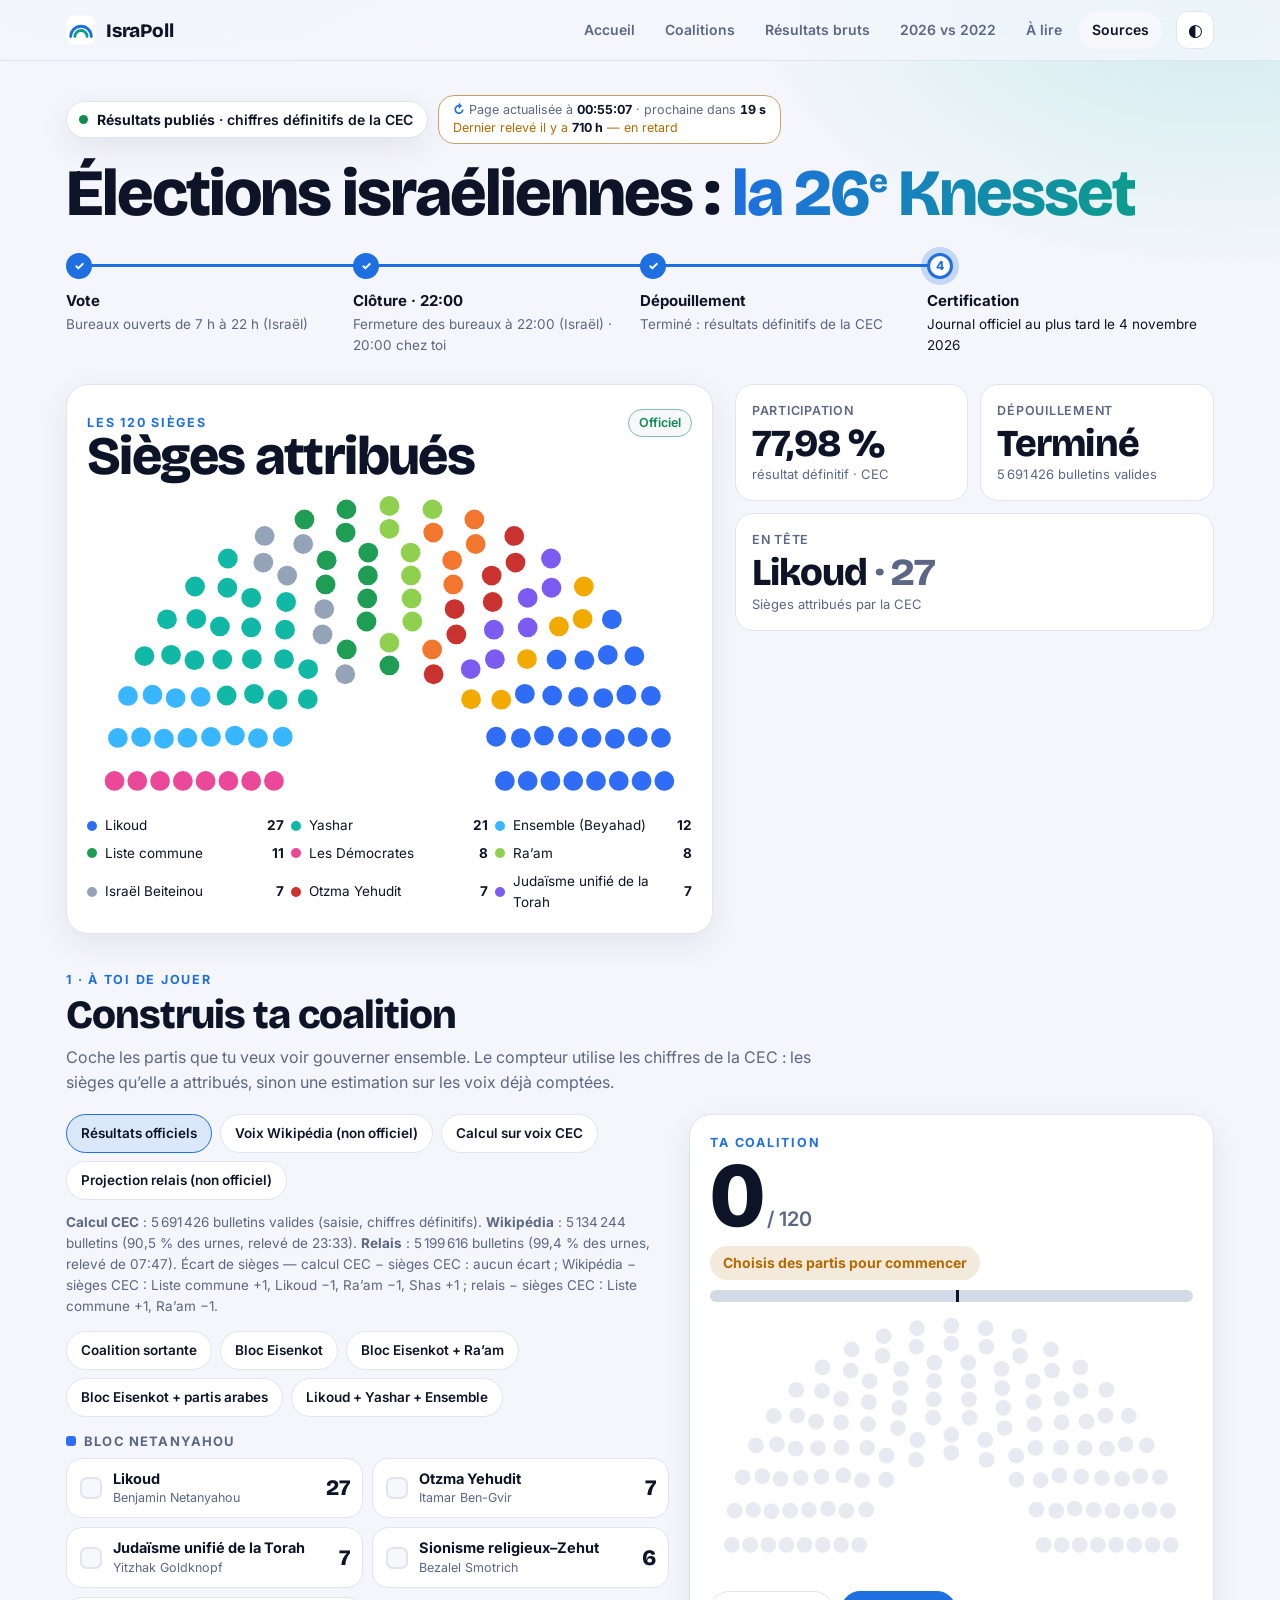
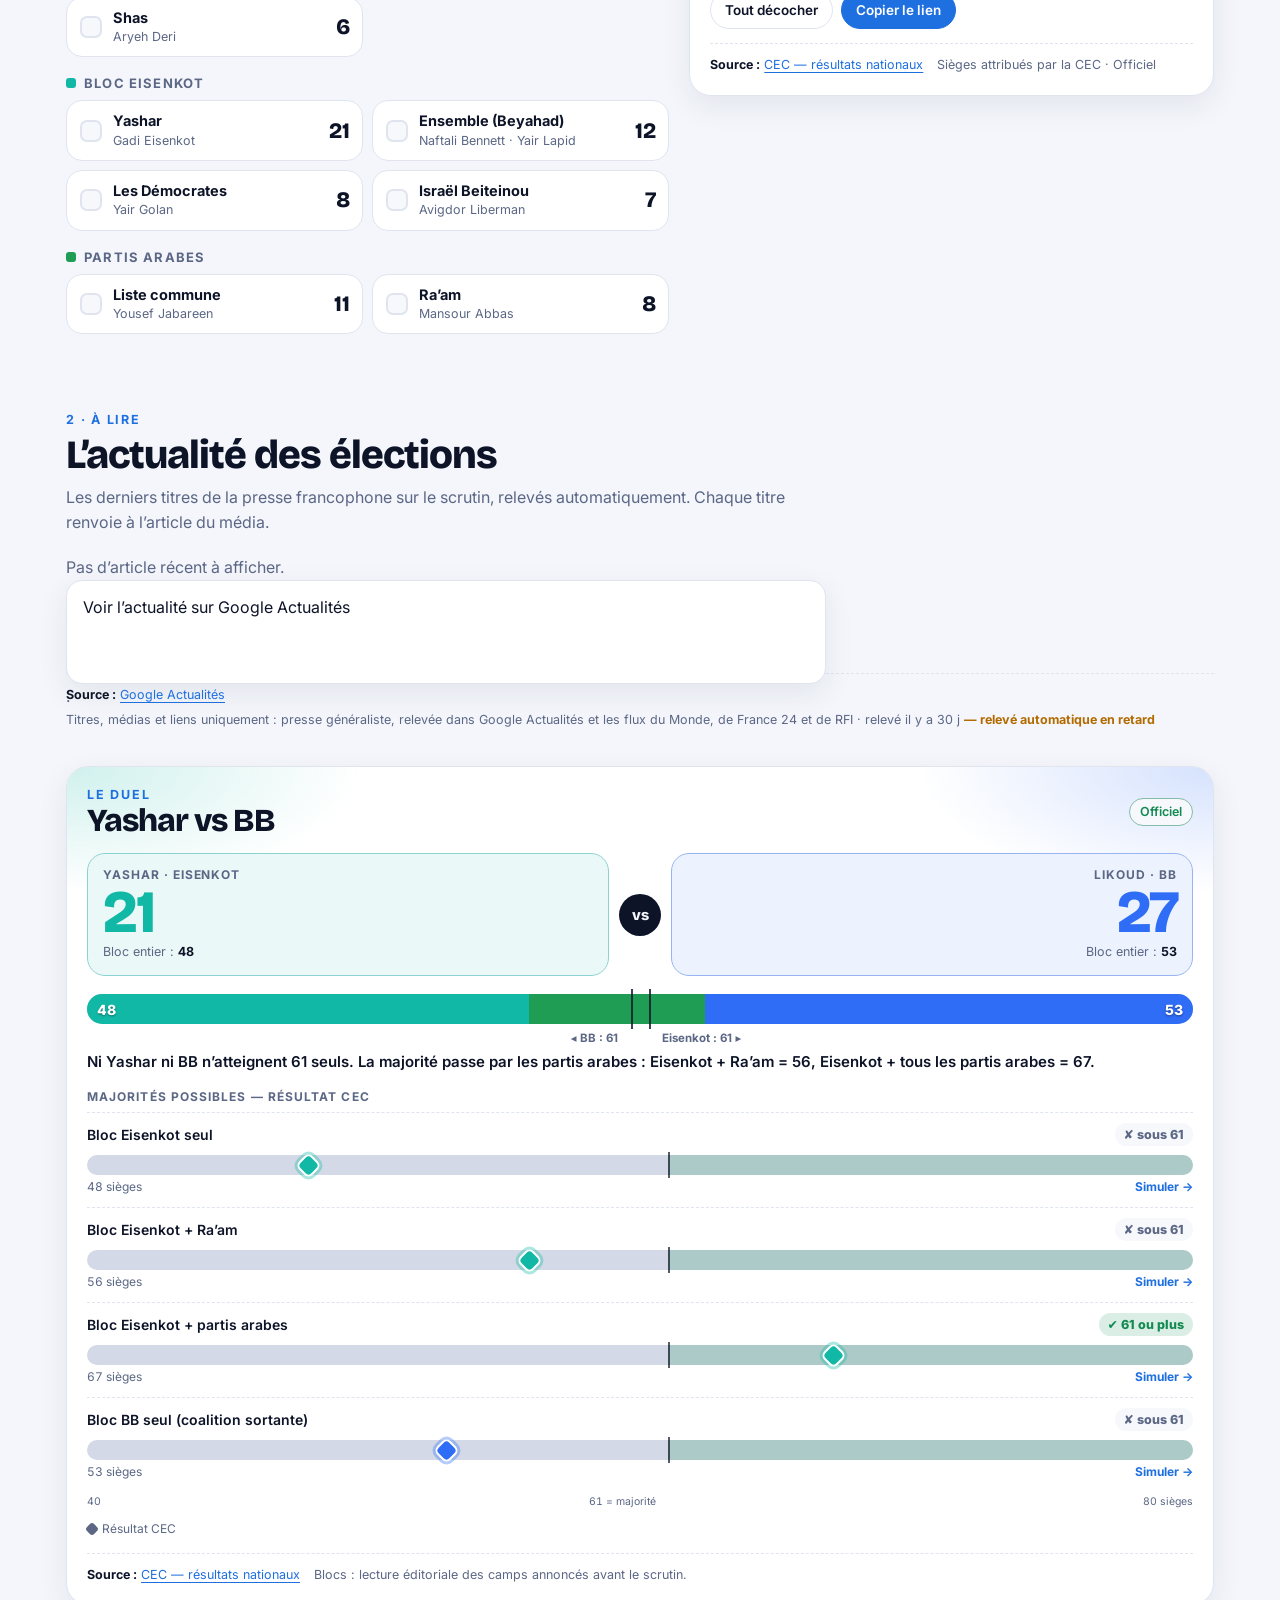
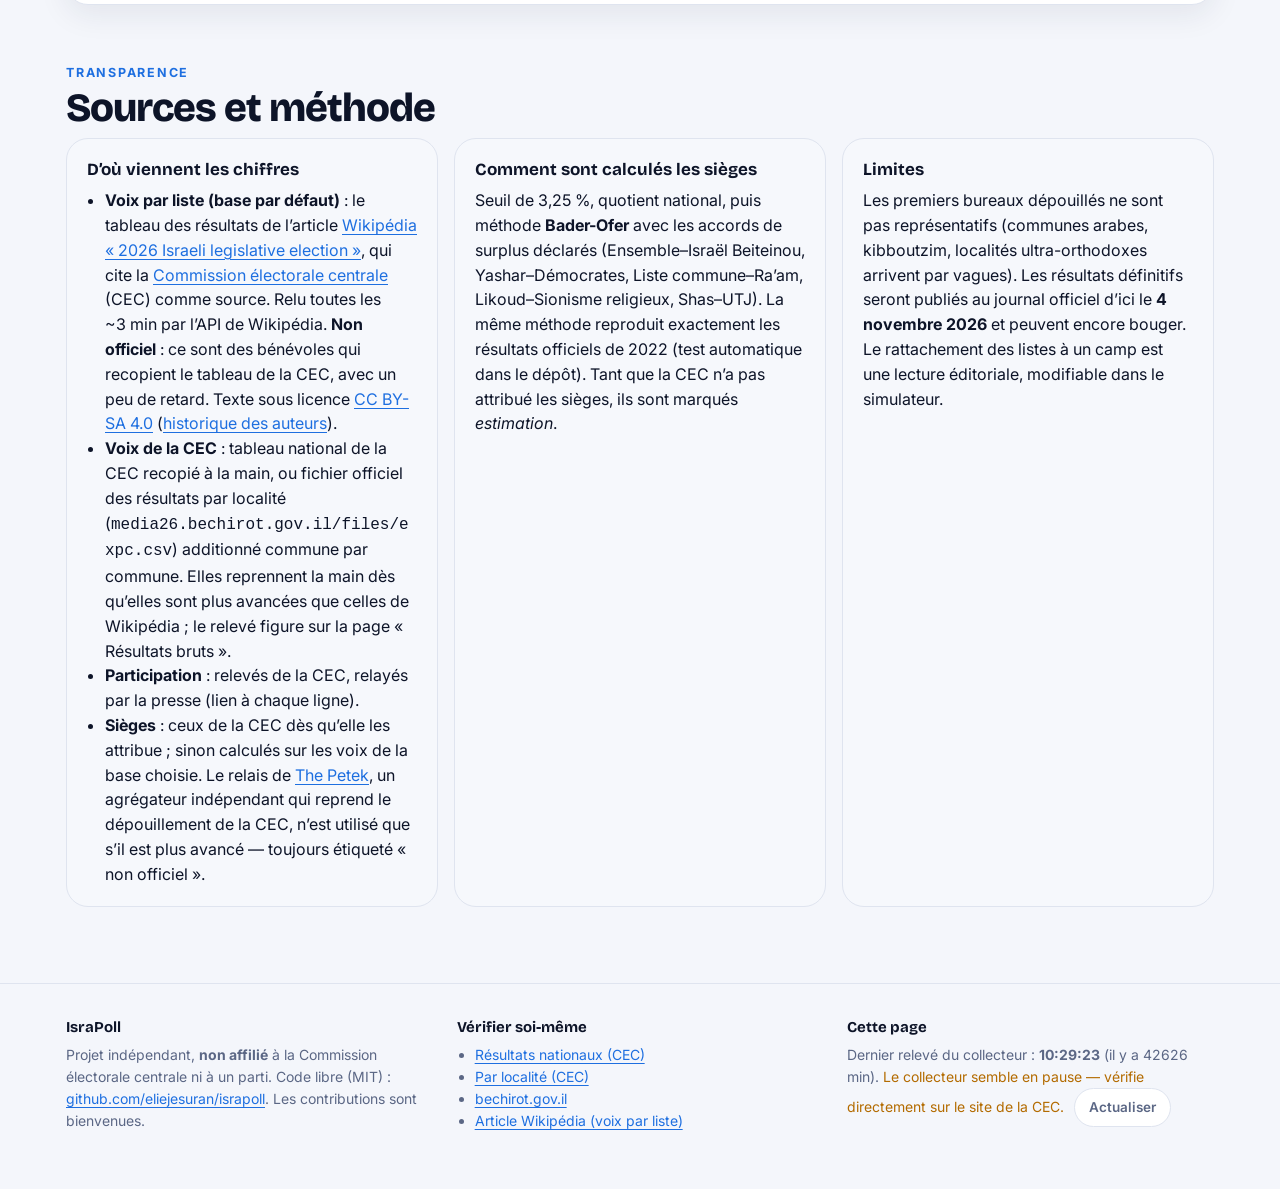
<file: index.html>
<!doctype html>
<html lang="fr">
<head>
<meta charset="utf-8">
<meta name="viewport" content="width=device-width, initial-scale=1">
<meta name="color-scheme" content="dark light">
<title>IsraPoll — Élections israéliennes 2026 en direct</title>
<meta name="description" content="Résultats officiels des élections israéliennes du 27 octobre 2026 (Commission électorale centrale), simulateur de coalitions, résultat brut et comparaison avec 2022. Open source.">
<meta property="og:title" content="IsraPoll — Élections israéliennes 2026 en direct">
<meta property="og:description" content="Résultats officiels, simulateur de coalitions et comparaison avec 2022 pour la 26e Knesset.">
<meta property="og:type" content="website">
<link rel="icon" href="data:image/svg+xml,%3Csvg xmlns='http://www.w3.org/2000/svg' viewBox='0 0 64 64'%3E%3Crect width='64' height='64' rx='14' fill='%230b1020'/%3E%3Cpath d='M10 46a22 22 0 0 1 44 0' fill='none' stroke='%234aa8ff' stroke-width='6' stroke-linecap='round'/%3E%3Cpath d='M19 46a13 13 0 0 1 26 0' fill='none' stroke='%2312b8a6' stroke-width='6' stroke-linecap='round'/%3E%3C/svg%3E">
<link rel="preconnect" href="https://fonts.googleapis.com">
<link rel="preconnect" href="https://fonts.gstatic.com" crossorigin>
<link href="https://fonts.googleapis.com/css2?family=Bricolage+Grotesque:opsz,wght@12..96,500;12..96,700;12..96,800&family=Heebo:wght@400;600&family=Inter:wght@400;500;600;700&display=swap" rel="stylesheet">
<link rel="stylesheet" href="css/site.css">
</head>
<body>
<a class="skip" href="#main">Aller au contenu</a>
<header class="top" id="siteHeader"></header>

<main id="main">
<div class="wrap" id="top">
  <section class="hero" aria-labelledby="h1">
    <div id="statusPill"></div>
    <h1 id="h1">Élections israéliennes&nbsp;: <span class="grad">la 26<sup style="font-size:.5em">e</sup> Knesset</span></h1>

    <ol class="timeline" id="steps" aria-label="Déroulé de la soirée électorale"></ol>
    <div id="appError"></div>
    <div class="hero-grid" style="margin-top:28px">
      <div class="card hemi-card" aria-live="polite">
        <div class="hemi-cap"><div><div class="eyebrow">Les 120 sièges</div><div class="hemi-center" id="heroTitle">—</div></div><div id="heroSrc"></div></div>
        <svg class="hemi" id="heroHemi" viewBox="-1.1 -1.08 2.2 1.16" role="img" aria-label="Hémicycle de la Knesset"></svg>
        <div id="heroLegend" class="pl" style="grid-template-columns:repeat(auto-fill,minmax(150px,1fr))"></div>
      </div>
      <div class="stack">
        <div class="stats" id="heroStats"></div>
      </div>
    </div>
  </section>


  <!-- ===================== 1. COALITIONS (juste sous l'hémicycle) ===================== -->
  <section class="block" id="coalitions" aria-labelledby="h-coal" style="padding-top:30px">
    <div class="eyebrow">1 · À toi de jouer</div>
    <h2 id="h-coal">Construis ta coalition</h2>
    <p class="sub">Coche les partis que tu veux voir gouverner ensemble. Le compteur utilise les chiffres de la CEC : les sièges qu’elle a attribués, sinon une estimation sur les voix déjà comptées.</p>
    <div class="builder">
      <div>
        <div class="toolbar" id="srcPicker" role="group" aria-label="Base de calcul"></div>
        <p class="sub" id="srcNote" style="margin:-4px 0 14px;font-size:13.5px"></p>
        <div class="toolbar" id="presets" role="group" aria-label="Coalitions types"></div>
        <div id="picker"></div>
      </div>
      <div class="sticky">
        <div class="card">
          <div class="eyebrow">Ta coalition</div>
          <div class="score num" id="score">0<small> / 120</small></div>
          <div id="majBadge" style="margin:4px 0 8px"></div>
          <div class="meter" id="coalMeter" style="--bc:var(--accent)"><i style="width:0"></i><u title="Majorité : 61"></u></div>
          <svg class="hemi" id="coalHemi" viewBox="-1.1 -1.08 2.2 1.16" role="img" aria-label="Hémicycle de ta coalition"></svg>
          <ul class="sug" id="suggest"></ul>
          <div class="toolbar" style="margin:14px 0 0"><button class="btn" id="resetCoal">Tout décocher</button><button class="btn primary" id="shareCoal">Copier le lien</button></div>
          <div class="src" id="coalSrc"></div>
        </div>
      </div>
    </div>
  </section>


  <!-- ===================== 4. ACTUALITÉS ===================== -->
  <section class="block" id="actus" aria-labelledby="h-news">
    <div class="eyebrow">2 · À lire</div>
    <h2 id="h-news">L’actualité des élections</h2>
    <p class="sub">Les derniers titres de la presse francophone sur le scrutin, relevés automatiquement. Chaque titre renvoie à l’article du média.</p>
    <ul class="news" id="newsList"></ul>
    <div class="src" id="newsSrc"></div>
  </section>

  <!-- ===================== LE DUEL (placé après « À lire ») ===================== -->
  <section class="block" id="duelblock" aria-label="Le duel Yashar contre BB" style="padding-top:30px">
    <div class="card duel" id="duel" aria-labelledby="duelT"></div>
  </section>


  <!-- ===================== SOURCES ===================== -->
  <section class="block" id="sources" aria-labelledby="h-src">
    <div class="eyebrow">Transparence</div>
    <h2 id="h-src">Sources et méthode</h2>
    <div class="blocs" style="grid-template-columns:repeat(auto-fit,minmax(min(300px,100%),1fr))">
      <div class="card flat"><h3>D’où viennent les chiffres</h3><ul style="padding-left:18px;margin:8px 0 0">
        <li><b>Voix par liste (base par défaut)</b> : le tableau des résultats de l’article <a href="https://en.wikipedia.org/wiki/2026_Israeli_legislative_election" rel="noopener">Wikipédia « 2026 Israeli legislative election »</a>, qui cite la <a href="https://votes26.bechirot.gov.il/nationalresults" rel="noopener">Commission électorale centrale</a> (CEC) comme source. Relu toutes les ~3&nbsp;min par l’API de Wikipédia. <b>Non officiel</b> : ce sont des bénévoles qui recopient le tableau de la CEC, avec un peu de retard. Texte sous licence <a href="https://creativecommons.org/licenses/by-sa/4.0/" rel="noopener">CC BY-SA 4.0</a> (<a href="https://en.wikipedia.org/w/index.php?title=2026_Israeli_legislative_election&amp;action=history" rel="noopener">historique des auteurs</a>).</li>
        <li><b>Voix de la CEC</b> : tableau national de la CEC recopié à la main, ou fichier officiel des résultats par localité (<code>media26.bechirot.gov.il/files/expc.csv</code>) additionné commune par commune. Elles reprennent la main dès qu’elles sont plus avancées que celles de Wikipédia ; le relevé figure sur la page « Résultats bruts ».</li>
        <li><b>Participation</b> : relevés de la CEC, relayés par la presse (lien à chaque ligne).</li>
        <li><b>Sièges</b> : ceux de la CEC dès qu’elle les attribue ; sinon calculés sur les voix de la base choisie. Le relais de <a href="https://www.thepetek.com/results" rel="noopener">The Petek</a>, un agrégateur indépendant qui reprend le dépouillement de la CEC, n’est utilisé que s’il est plus avancé — toujours étiqueté « non officiel ».</li></ul></div>
      <div class="card flat"><h3>Comment sont calculés les sièges</h3><p style="margin:8px 0 0">Seuil de 3,25&nbsp;%, quotient national, puis méthode <b>Bader-Ofer</b> avec les accords de surplus déclarés (Ensemble–Israël Beiteinou, Yashar–Démocrates, Liste commune–Ra’am, Likoud–Sionisme religieux, Shas–UTJ). La même méthode reproduit exactement les résultats officiels de 2022 (test automatique dans le dépôt). Tant que la CEC n’a pas attribué les sièges, ils sont marqués <i>estimation</i>.</p></div>
      <div class="card flat"><h3>Limites</h3><p style="margin:8px 0 0">Les premiers bureaux dépouillés ne sont pas représentatifs (communes arabes, kibboutzim, localités ultra-orthodoxes arrivent par vagues). Les résultats définitifs seront publiés au journal officiel d’ici le <b>4 novembre 2026</b> et peuvent encore bouger. Le rattachement des listes à un camp est une lecture éditoriale, modifiable dans le simulateur.</p></div>
    </div>
  </section>
</div>
</main>

<footer id="siteFooter"></footer>

<noscript><div class="wrap"><div class="notice bad">Cette page a besoin de JavaScript pour afficher les résultats. Les résultats officiels sont sur <a href="https://votes26.bechirot.gov.il/nationalresults">votes26.bechirot.gov.il</a>.</div></div></noscript>

<script src="js/seats.js"></script>
<script src="js/common.js?v=20261105"></script>
<script>
"use strict";
/* =====================================================================
   Page d'accueil : hémicycle, simulateur de coalition, duel Yashar vs BB, actualités.
   (code commun : js/common.js)
   ===================================================================== */
// Actualités : titres relevés par .github/workflows/news.yml sur la branche `news` ; data/news.json (instantané) en repli.
const NEWS_SOURCES = [
  { url: `https://raw.githubusercontent.com/${REPO}/news/news.json`, bust: true },
  { url: "data/news.json", bust: true, fallback: true },
];
const NEWS_REFRESH_MS = 5 * 60000;
const NEWS_SHOWN = 10;
const NEWS_MAX_AGE_MS = 4 * 864e5;
const NEWS_SEARCH = "https://news.google.com/search?q=" + encodeURIComponent("élections israéliennes") + "&hl=fr&gl=FR&ceid=FR:fr";
const PRESETS = [
  { name: "Coalition sortante", ids: ["likud", "shas", "utj", "otzma", "rzp", "noam"] },
  { name: "Bloc Eisenkot", ids: ["yashar", "together", "democrats", "yb", "reservists"] },
  { name: "Bloc Eisenkot + Ra’am", ids: ["yashar", "together", "democrats", "yb", "reservists", "raam"] },
  { name: "Bloc Eisenkot + partis arabes", ids: ["yashar", "together", "democrats", "yb", "reservists", "raam", "joint"] },
  { name: "Likoud + Yashar + Ensemble", ids: ["likud", "yashar", "together"] },
];


// Même méthode que pour les résultats : la source la plus récente l'emporte, le repli statique ne sert que si rien ne répond.
function sanitizeNews(raw) {
  if (!raw || typeof raw !== "object" || !Array.isArray(raw.items)) return null;
  const items = raw.items.filter(i => i && typeof i.title === "string" && typeof i.source === "string" && Number.isFinite(Date.parse(i.published)) && safeUrl(i.url).startsWith("https:"))
    .map(i => ({ title: i.title.slice(0, 220), source: i.source.slice(0, 60), url: safeUrl(i.url), published: new Date(i.published).toISOString() }));
  return { updated_at: String(raw.updated_at || ""), items };
}
async function loadNews(force) {
  let res = await Promise.allSettled(NEWS_SOURCES.filter(x => !x.fallback).map(x => fetchJson(x, force)));
  if (!res.some(r => r.status === "fulfilled")) res = await Promise.allSettled(NEWS_SOURCES.filter(x => x.fallback).map(x => fetchJson(x, force)));
  const ok = res.filter(r => r.status === "fulfilled").map(r => sanitizeNews(r.value)).filter(Boolean);
  if (!ok.length) return false;
  ok.sort((a, b) => b.updated_at.localeCompare(a.updated_at));
  if (!state.news || ok[0].updated_at >= state.news.updated_at) state.news = ok[0];
  return true;
}


/* =====================================================================
   Hémicycle
   ===================================================================== */
function hemiPoints(total = 120, rows = 8) {
  const r0 = 0.42;
  const radii = Array.from({ length: rows }, (_, i) => r0 + ((1 - r0) * i) / (rows - 1));
  const R = sum(radii);
  const counts = radii.map(r => Math.round((total * r) / R));
  let diff = total - sum(counts);
  for (let i = rows - 1; diff !== 0; i = (i - 1 + rows) % rows) { counts[i] += Math.sign(diff); diff -= Math.sign(diff); }
  const pts = [];
  radii.forEach((r, i) => {
    const n = counts[i];
    for (let k = 0; k < n; k++) {
      const a = Math.PI - (k * Math.PI) / (n - 1);
      pts.push({ a, r, x: Math.cos(a) * r, y: -Math.sin(a) * r });
    }
  });
  pts.sort((p, q) => q.a - p.a || p.r - q.r);
  return pts;
}
const HEMI = hemiPoints();
function partyOrder(seats) {
  // ordre d'affichage : blocs gauche→droite, partis connus puis listes inconnues
  const ids = Object.keys(seats).filter(id => seats[id] > 0);
  const meta = id => BY_ID[id] || model.lists.find(l => l.id === id) || { id, fr: id, color: "#8b93a1", bloc: "other" };
  const rank = id => { const m = meta(id); const bi = BLOC_ORDER.indexOf(m.bloc); const pi = PARTIES.findIndex(p => p.id === id); return bi * 100 + (pi < 0 ? 99 : pi); };
  return ids.sort((a, b) => rank(a) - rank(b)).map(meta);
}
function drawHemi(svg, seats, opts = {}) {
  const order = partyOrder(seats);
  const colors = [];
  order.forEach(p => { for (let i = 0; i < seats[p.id]; i++) colors.push({ c: p.color, name: p.fr, id: p.id }); });
  while (colors.length < 120) colors.push({ c: null, name: "Siège non attribué", id: null });
  const dim = opts.selected;       // Set d'ids sélectionnés (simulateur)
  const rad = 0.036;
  svg.innerHTML = HEMI.map((pt, i) => {
    const s = colors[i];
    const on = s.c && (!dim || dim.has(s.id));
    return `<circle cx="${pt.x.toFixed(4)}" cy="${pt.y.toFixed(4)}" r="${rad}" fill="${on ? s.c : "var(--seat-off)"}" ${s.c && dim && !on ? 'opacity=".55"' : ""}><title>${esc(s.name)}</title></circle>`;
  }).join("");
}


// frise de la soirée (la pastille d'état et le chip « page actualisée » viennent de common.js)
function renderStatus() {
  const { ph } = phaseInfo();
  renderStatusRow($("#statusPill"));
  const stepsNow = { voting: 0, closed: 1, counting: 2, final: 3 }[ph];
  const closeIL = tz(POLLS_CLOSE, "Asia/Jerusalem"), closeLocal = tz(POLLS_CLOSE);
  const steps = [
    ["Vote", "Bureaux ouverts de 7 h à 22 h (Israël)"],
    ["Clôture · 22:00", `Fermeture des bureaux à ${closeIL} (Israël) · ${closeLocal} chez toi`],
    ["Dépouillement", ph === "final" ? "Terminé : résultats définitifs de la CEC" : "Fichiers officiels de la CEC, mis à jour en continu"],
    ["Certification", `Journal officiel au plus tard le ${FINAL_BY}`],
  ];
  $("#steps").innerHTML = steps.map(([t, d], i) => `<li class="${i < stepsNow ? "done" : i === stepsNow ? "now" : ""}"${i === stepsNow ? ' aria-current="step"' : ""}><span class="mk" aria-hidden="true">${i < stepsNow ? "✓" : i + 1}</span><b>${t}</b>${d}</li>`).join("");
}

function renderHero() {
  const a = model.active, ph = phase();
  const seats = model.seats;
  drawHemi($("#heroHemi"), seats);
  const top = partyOrder(seats).sort((x, y) => seats[y.id] - seats[x.id]);
  $("#heroTitle").textContent = a.key === "none" ? "En attente des résultats" : a.key === "official" ? "Sièges attribués" : a.key === "press" ? "Projection (relais non officiel)" : a.key === "wiki" ? "Estimation (voix Wikipédia)" : "Estimation en cours";
  $("#heroSrc").innerHTML = chipFor(a);
  $("#heroLegend").innerHTML = top.slice(0, 9).map(p => `<li style="list-style:none;display:flex;gap:8px;align-items:center;font-size:13.5px"><span class="dotc" style="width:10px;height:10px;border-radius:50%;background:${p.color};flex:none"></span>${esc(p.fr)}<b style="margin-left:auto">${seats[p.id]}</b></li>`).join("");

  const t = turnoutRows();
  const last = t[t.length - 1];
  const tot = model.totals;
  const cec = model.sources.cec;
  const stats = [];
  stats.push(`<div class="stat"><div class="k">Participation</div><div class="v num">${last ? String(last.pct).replace(".", ",") + " %" : "—"}</div><div class="s">${last ? `${turnoutWhen(last)} · CEC` : "en attente du premier relevé"}</div></div>`);
  const relay = a.key === "press" || a.key === "wiki";          // bases qui donnent le pourcentage d'urnes dépouillées
  stats.push(`<div class="stat"><div class="k">Dépouillement</div><div class="v num">${relay ? pc(a.share, 1) : ph === "final" ? "Terminé" : cec ? "≈ " + Math.round(cec.share * 100) + " %" : "0 %"}</div><div class="s">${relay ? `${fmt(a.valid)} bulletins valides${a.asOf ? ` · relevé de ${esc(a.asOf)}` : ""}` : tot ? fmt(tot.valid) + " bulletins valides" : "aucun bulletin compté"}</div></div>`);
  const lead = top[0];
  stats.push(`<div class="stat wide"><div class="k">En tête</div><div class="v">${lead ? esc(lead.fr) + ` <span class="num" style="color:var(--muted)">· ${seats[lead.id]}</span>` : "—"}</div><div class="s">${esc(a.label)}</div></div>`);
  $("#heroStats").innerHTML = stats.join("");
}

/* ----- duel Yashar vs BB : quelles majorités le résultat rend possibles ----- */
const DUEL = { E: BLOCS.eisenkot.color, N: BLOCS.netanyahu.color };
const idsOf = (bloc) => PARTIES.filter(p => p.bloc === bloc).map(p => p.id);

// Ce que l'on compare : le résultat de la CEC (sièges attribués, sinon estimation sur les voix comptées).
function renderDuel() {
  const key = model.active.key;
  const top = (extra) => `<div class="duel-top"><div><div class="eyebrow">Le duel</div><h3 id="duelT">Yashar vs BB</h3></div>${chipFor(model.active)}</div>${extra}`;
  if (key === "none") { $("#duel").innerHTML = top(`<p class="headline">Le duel s’affichera avec les premiers chiffres de la CEC.</p>`); return; }
  const name = key === "official" ? "Résultat CEC" : key === "press" ? "Projection relais (non officielle)" : key === "wiki" ? "Voix Wikipédia (non officielles)" : "Dépouillement (estimation)";
  const seats = model.seats;
  const at = (list) => sum(list.map(id => seats[id] || 0));
  const E = idsOf("eisenkot"), N = idsOf("netanyahu"), A = idsOf("arab");
  const e = at(E), n = at(N), a = at(A);
  const mid = Math.max(0, 120 - e - n), other = Math.max(0, mid - a);
  const ys = seats.yashar || 0, ls = seats.likud || 0;

  const SC = [
    { name: "Bloc Eisenkot seul", list: E, color: DUEL.E },
    { name: "Bloc Eisenkot + Ra’am", list: [...E, "raam"], color: DUEL.E },
    { name: "Bloc Eisenkot + partis arabes", list: [...E, ...A], color: DUEL.E },
    { name: "Bloc BB seul (coalition sortante)", list: N, color: DUEL.N },
  ].map(sc => ({ ...sc, v: at(sc.list) }));
  const [solo, withRaam, withArab, bb] = SC;
  let headline;
  if (solo.v >= 61) headline = `Le bloc Eisenkot atteint 61 seul (${solo.v}).`;
  else if (bb.v >= 61) headline = `Le bloc BB atteint 61 seul (${bb.v}).`;
  else headline = `Ni Yashar ni BB n’atteignent 61 seuls. La majorité passe par les partis arabes : Eisenkot + Ra’am = ${withRaam.v}, Eisenkot + tous les partis arabes = ${withArab.v}.`;

  const X0 = 40, X1 = 80, px = (v) => Math.max(0, Math.min(100, ((v - X0) / (X1 - X0)) * 100));
  const rows = SC.map(sc => {
    const ok = sc.v >= 61, badge = ok ? "✔ 61 ou plus" : "✘ sous 61";
    return `<div class="scn" style="--sc:${sc.color}"><div class="scn-h"><span>${esc(sc.name)}</span><b class="hit ${ok ? "ok" : "no"}">${badge}</b></div>
      <div class="track" role="img" aria-label="${esc(sc.name)} : ${sc.v} sièges, ${badge}"><i class="zone" style="left:${px(61)}%"></i><u class="t61" style="left:${px(61)}%"></u><span class="dp res" style="left:${px(sc.v)}%" title="${esc(name)} : ${sc.v} sièges"></span></div>
      <div class="scn-f"><span class="num">${sc.v} sièges</span><button data-load="${sc.list.join(",")}">Simuler →</button></div></div>`;
  }).join("");

  $("#duel").innerHTML = top(`
    <div class="vsrow">
      <div class="side" style="--sc:${DUEL.E}"><div class="who">Yashar · Eisenkot</div><div class="big num">${ys}</div><div class="bl">Bloc entier : <b class="num">${e}</b></div></div>
      <div class="vs" aria-hidden="true">vs</div>
      <div class="side r" style="--sc:${DUEL.N}"><div class="who">Likoud · BB</div><div class="big num">${ls}</div><div class="bl">Bloc entier : <b class="num">${n}</b></div></div>
    </div>
    <div class="tugwrap" role="img" aria-label="Bloc Eisenkot ${e} sièges, partis arabes ${a}, autres ${other}, bloc BB ${n}">
      <div class="tug"><i style="width:${e / 120 * 100}%;background:${DUEL.E}"></i><i style="width:${a / 120 * 100}%;background:${BLOCS.arab.color}"></i><i style="width:${other / 120 * 100}%;background:${BLOCS.other.color}"></i><i style="width:${n / 120 * 100}%;background:${DUEL.N}"></i></div>
      <span class="tug-n" style="left:10px">${e}</span><span class="tug-n" style="right:10px">${n}</span>
      <i class="tick" style="left:${61 / 120 * 100}%"></i><i class="tick" style="left:${59 / 120 * 100}%"></i>
      <span class="tick-l" style="right:${100 - 59 / 120 * 100 + 1.2}%">◂ BB : 61</span><span class="tick-l" style="left:${61 / 120 * 100 + 1.2}%">Eisenkot : 61 ▸</span>
    </div>
    <p class="headline">${headline}</p>
    <h4>Majorités possibles — ${esc(name.toLowerCase())}</h4>
    ${rows}
    <div class="axis num" aria-hidden="true"><span>${X0}</span><span>61 = majorité</span><span>${X1} sièges</span></div>
    <div class="legend"><span class="r">${esc(name)}</span></div>
    <div class="src">${srcLine(model.active.links, `<span>Blocs : lecture éditoriale des camps annoncés avant le scrutin.</span>`)}</div>`);
}

/* ----- simulateur de coalition ----- */
function readHash() {
  const m = location.hash.match(/#?(?:coalitions)?[?&]?c=([a-z,_]+)/);
  if (m) m[1].split(",").forEach(id => { if (BY_ID[id]) state.sel.add(id); });
}
function writeHash() {
  const ids = [...state.sel];
  history.replaceState(null, "", ids.length ? `#c=${ids.join(",")}` : location.pathname + location.search);
}
function renderBuilder() {
  const seats = model.seats;
  // base de calcul
  const labels = { official: "Résultats officiels", wiki: "Voix Wikipédia (non officiel)", cec: "Calcul sur voix CEC", press: "Projection relais (non officiel)" };
  const choices = ["official", "wiki", "cec", "press"].filter(k => model.sources[k]);
  $("#srcPicker").innerHTML = choices.length < 2 ? "" : choices.map(k => `<button class="btn ${model.chosen === k ? "on" : ""}" data-src="${k}" aria-pressed="${model.chosen === k}">${labels[k]}</button>`).join("");
  // quand plusieurs bases existent : leur avancement et ce qui change entre elles (sinon, la bascule semble ne rien faire)
  const S = model.sources, act = model.active, note = $("#srcNote");
  const avail = ["cec", "wiki", "press"].filter(k => S[k]);
  if (avail.length < 2) note.textContent = "";
  else {
    const hand = model.live.source && model.live.source.manual_cec;
    const at = (s) => (s.asOf ? `, relevé de ${esc(s.asOf)}` : "");
    const parts = {
      cec: (s) => `<b>Calcul CEC</b> : ${fmt(s.valid)} bulletins valides${hand ? ` (saisie${hand.as_of ? `, relevé de ${esc(hand.as_of)}` : model.live.status === "final" ? ", chiffres définitifs" : ""})` : ""}`,
      wiki: (s) => `<b>Wikipédia</b> : ${fmt(s.valid)} bulletins (${pc(s.share, 1)} des urnes${at(s)})`,
      press: (s) => `<b>Relais</b> : ${fmt(s.valid)} bulletins (${pc(s.share, 1)} des urnes${at(s)})`,
    };
    const short = { official: "sièges CEC", cec: "calcul CEC", wiki: "Wikipédia", press: "relais" };
    const sgn = (d) => (d > 0 ? "+" : "−") + Math.abs(d);
    const gap = (k) => {
      const o = S[k].seats, diffs = Object.keys({ ...o, ...act.seats }).map(id => [id, (o[id] || 0) - (act.seats[id] || 0)]).filter(([, d]) => d)
        .sort((a, b) => Math.abs(b[1]) - Math.abs(a[1]) || a[0].localeCompare(b[0]));
      return `${short[k]} − ${short[act.key]} : ${diffs.length ? diffs.map(([id, d]) => `${esc((BY_ID[id] || { fr: id }).fr)} ${sgn(d)}`).join(", ") : "aucun écart"}`;
    };
    note.innerHTML = `${avail.map(k => parts[k](S[k])).join(". ")}. Écart de sièges — ${avail.filter(k => k !== act.key).map(gap).join(" ; ")}.`;
  }
  $("#presets").innerHTML = model.active.key === "none" ? "" : PRESETS.map((p, i) => `<button class="btn" data-preset="${i}">${esc(p.name)}</button>`).join("");

  const groups = ["netanyahu", "eisenkot", "arab", "other"].map(k => {
    const ps = PARTIES.filter(p => p.bloc === k && seats[p.id] > 0).sort((a, b) => (seats[b.id] || 0) - (seats[a.id] || 0));
    const extra = k === "other" ? model.lists.filter(l => l.id.startsWith("x_") && (seats[l.id] || 0) > 0) : [];
    const all = [...ps, ...extra];
    if (!all.length) return "";
    return `<div class="pick-group" style="--bc:${BLOCS[k].color}"><h4>${esc(BLOCS[k].name)}</h4><div class="chips">${all.map(p => `<button class="pchip" style="--pc:${p.color}" data-id="${p.id}" aria-pressed="${state.sel.has(p.id)}"><span class="box">✓</span><span class="t"><b>${esc(p.fr)}</b><span>${esc(p.leader || "")}</span></span><span class="s num">${seats[p.id] || 0}</span></button>`).join("")}</div></div>`;
  }).join("");
  $("#picker").innerHTML = groups || `<p class="sub" style="margin:0">Le simulateur s’active avec les premiers chiffres de la CEC.</p>`;
  renderCoalition();
}

function renderCoalition() {
  const seats = model.seats;
  const picked = [...state.sel].filter(id => seats[id] !== undefined || BY_ID[id]);
  const total = sum(picked.map(id => seats[id] || 0));
  $("#score").innerHTML = `${total}<small> / 120</small>`;
  const maj = total >= 61;
  $("#majBadge").innerHTML = picked.length === 0 ? `<span class="maj no">Choisis des partis pour commencer</span>` : maj ? `<span class="maj yes">✔ Majorité atteinte · +${total - 61} au-dessus du seuil</span>` : `<span class="maj no">Il manque ${61 - total} siège${61 - total > 1 ? "s" : ""}</span>`;
  $("#coalMeter").innerHTML = `<i style="width:${Math.min(total / 120 * 100, 100)}%;background:${maj ? "var(--good)" : "var(--accent)"}"></i><u title="Majorité : 61"></u>`;
  drawHemi($("#coalHemi"), seats, { selected: state.sel });

  // suggestions : un ou deux partis qui comblent le manque
  const ul = $("#suggest");
  if (!picked.length || maj) { ul.innerHTML = maj ? `<li>Coalition de ${picked.length} partis : <b>${picked.map(id => esc(BY_ID[id]?.fr || id)).join(" + ")}</b>.</li>` : ""; }
  else {
    const rest = Object.keys(seats).filter(id => seats[id] > 0 && !state.sel.has(id));
    const need = 61 - total, opts = [];
    rest.forEach(a => { if (seats[a] >= need) opts.push([[a], seats[a]]); });
    if (!opts.length) rest.forEach((a, i) => rest.slice(i + 1).forEach(b => { if (seats[a] + seats[b] >= need) opts.push([[a, b], seats[a] + seats[b]]); }));
    opts.sort((x, y) => x[0].length - y[0].length || x[1] - y[1]);
    const nm = id => esc((BY_ID[id] || model.lists.find(l => l.id === id) || { fr: id }).fr);
    ul.innerHTML = opts.length ? `<li style="background:none;border:none;padding:0;font-weight:700">Pour atteindre 61, il suffit d’ajouter :</li>` + opts.slice(0, 4).map(([ids, s]) => `<li>${ids.map(nm).join(" + ")} <span style="color:var(--muted)">(+${s})</span><button data-add="${ids.join(",")}">Ajouter</button></li>`).join("") : `<li>Même avec les autres partis restants, la majorité reste hors de portée.</li>`;
  }
  $("#coalSrc").innerHTML = srcLine(model.active.links, `<span>${esc(model.active.label)} · ${esc(model.active.chip)}</span>`);
  document.querySelectorAll(".pchip").forEach(b => b.setAttribute("aria-pressed", state.sel.has(b.dataset.id)));
}

const relTime = (iso) => {
  const s = Math.max(0, Math.round((Date.now() - Date.parse(iso)) / 1000));
  return s < 90 ? "à l’instant" : s < 5400 ? `il y a ${Math.round(s / 60)} min` : s < 129600 ? `il y a ${Math.round(s / 3600)} h` : `il y a ${Math.round(s / 86400)} j`;
};
function renderNews() {
  const n = state.news;
  const items = n ? n.items.filter(i => Date.now() - Date.parse(i.published) < NEWS_MAX_AGE_MS).sort((a, b) => b.published.localeCompare(a.published)).slice(0, NEWS_SHOWN) : [];
  $("#newsList").innerHTML = items.length
    ? items.map(i => `<li><a href="${esc(i.url)}" rel="noopener noreferrer" target="_blank"><span class="news-t">${esc(i.title)}</span><span class="news-m"><b>${esc(i.source)}</b> · <time datetime="${esc(i.published)}">${relTime(i.published)}</time></span></a></li>`).join("")
    : `<li class="sub" style="margin:0">${n ? "Pas d’article récent à afficher." : "Actualités indisponibles pour l’instant."} <a href="${NEWS_SEARCH}" rel="noopener noreferrer" target="_blank">Voir l’actualité sur Google Actualités</a>.</li>`;
  const fresh = n && Number.isFinite(Date.parse(n.updated_at));
  const late = fresh && Date.now() - Date.parse(n.updated_at) > 45 * 60000;     // le collecteur relève les titres toutes les ~10 min
  const upd = fresh ? ` · relevé ${relTime(n.updated_at)}${late ? ' <b style="color:var(--warn)">— relevé automatique en retard</b>' : ""}` : "";
  $("#newsSrc").innerHTML = srcLine([{ label: "Google Actualités", url: NEWS_SEARCH }], `<span>Titres, médias et liens uniquement : presse généraliste, relevée dans Google Actualités et les flux du Monde, de France 24 et de RFI${upd}</span>`);
}


document.addEventListener("click", (e) => {
  const t = e.target.closest("button");
  if (!t) return;
  if (t.dataset.id) { state.sel.has(t.dataset.id) ? state.sel.delete(t.dataset.id) : state.sel.add(t.dataset.id); writeHash(); renderCoalition(); }
  else if (t.dataset.preset) { state.sel = new Set(PRESETS[+t.dataset.preset].ids); writeHash(); renderCoalition(); }
  else if (t.dataset.src) { state.seatSource = t.dataset.src; render(); }
  else if (t.dataset.add) { t.dataset.add.split(",").forEach(id => state.sel.add(id)); writeHash(); renderCoalition(); }
  else if (t.dataset.load) { state.sel = new Set(t.dataset.load.split(",").filter(id => BY_ID[id])); writeHash(); renderCoalition(); $("#coalitions").scrollIntoView({ behavior: "smooth" }); }
  else if (t.id === "resetCoal") { state.sel.clear(); writeHash(); renderCoalition(); }
  else if (t.id === "shareCoal") { writeHash(); navigator.clipboard?.writeText(location.href).then(() => { t.textContent = "Lien copié ✔"; setTimeout(() => (t.textContent = "Copier le lien"), 1800); }, () => (t.textContent = "Copie impossible")); }
});

const refreshNews = (force) => loadNews(force).then(ok => ok && renderNews(), () => {});
App.start({
  id: "home",
  sections: [["statut", renderStatus], ["hémicycle", renderHero], ["duel", renderDuel], ["simulateur", renderBuilder], ["actualités", renderNews]],
  start() {
    readHash();
    refreshNews();
    setInterval(() => { if (!document.hidden) refreshNews(); }, NEWS_REFRESH_MS);
    // lien actif dans la navigation (ancres de la page)
    const links = [...document.querySelectorAll(".nav a")];
    if ("IntersectionObserver" in window) {
      const io = new IntersectionObserver((es) => es.forEach(en => { if (en.isIntersecting) links.forEach(a => a.classList.toggle("on", a.getAttribute("href") === "#" + en.target.id)); }), { rootMargin: "-40% 0px -55% 0px" });
      document.querySelectorAll("section.block").forEach(s => { if (links.some(a => a.getAttribute("href") === "#" + s.id)) io.observe(s); });   // seulement les sections du menu
    }
  },
});
</script>
</body>
</html>
</file>
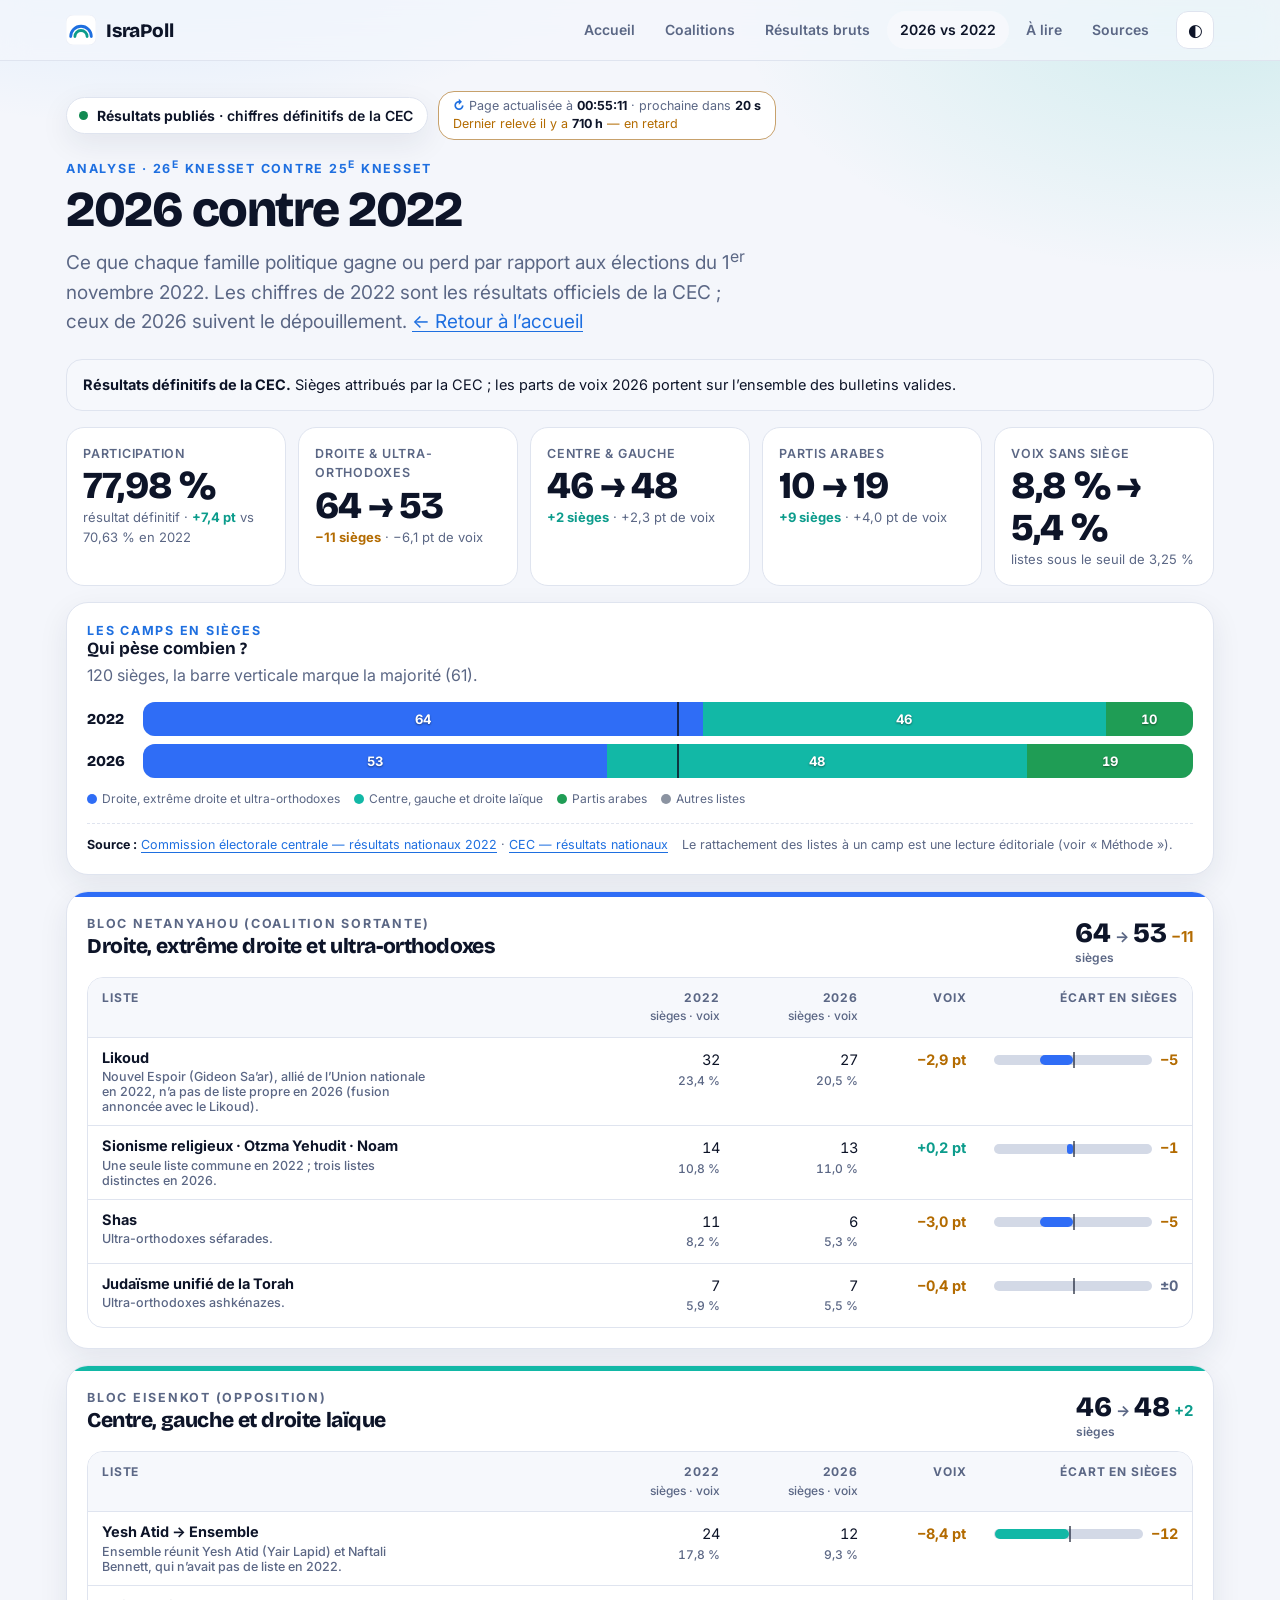
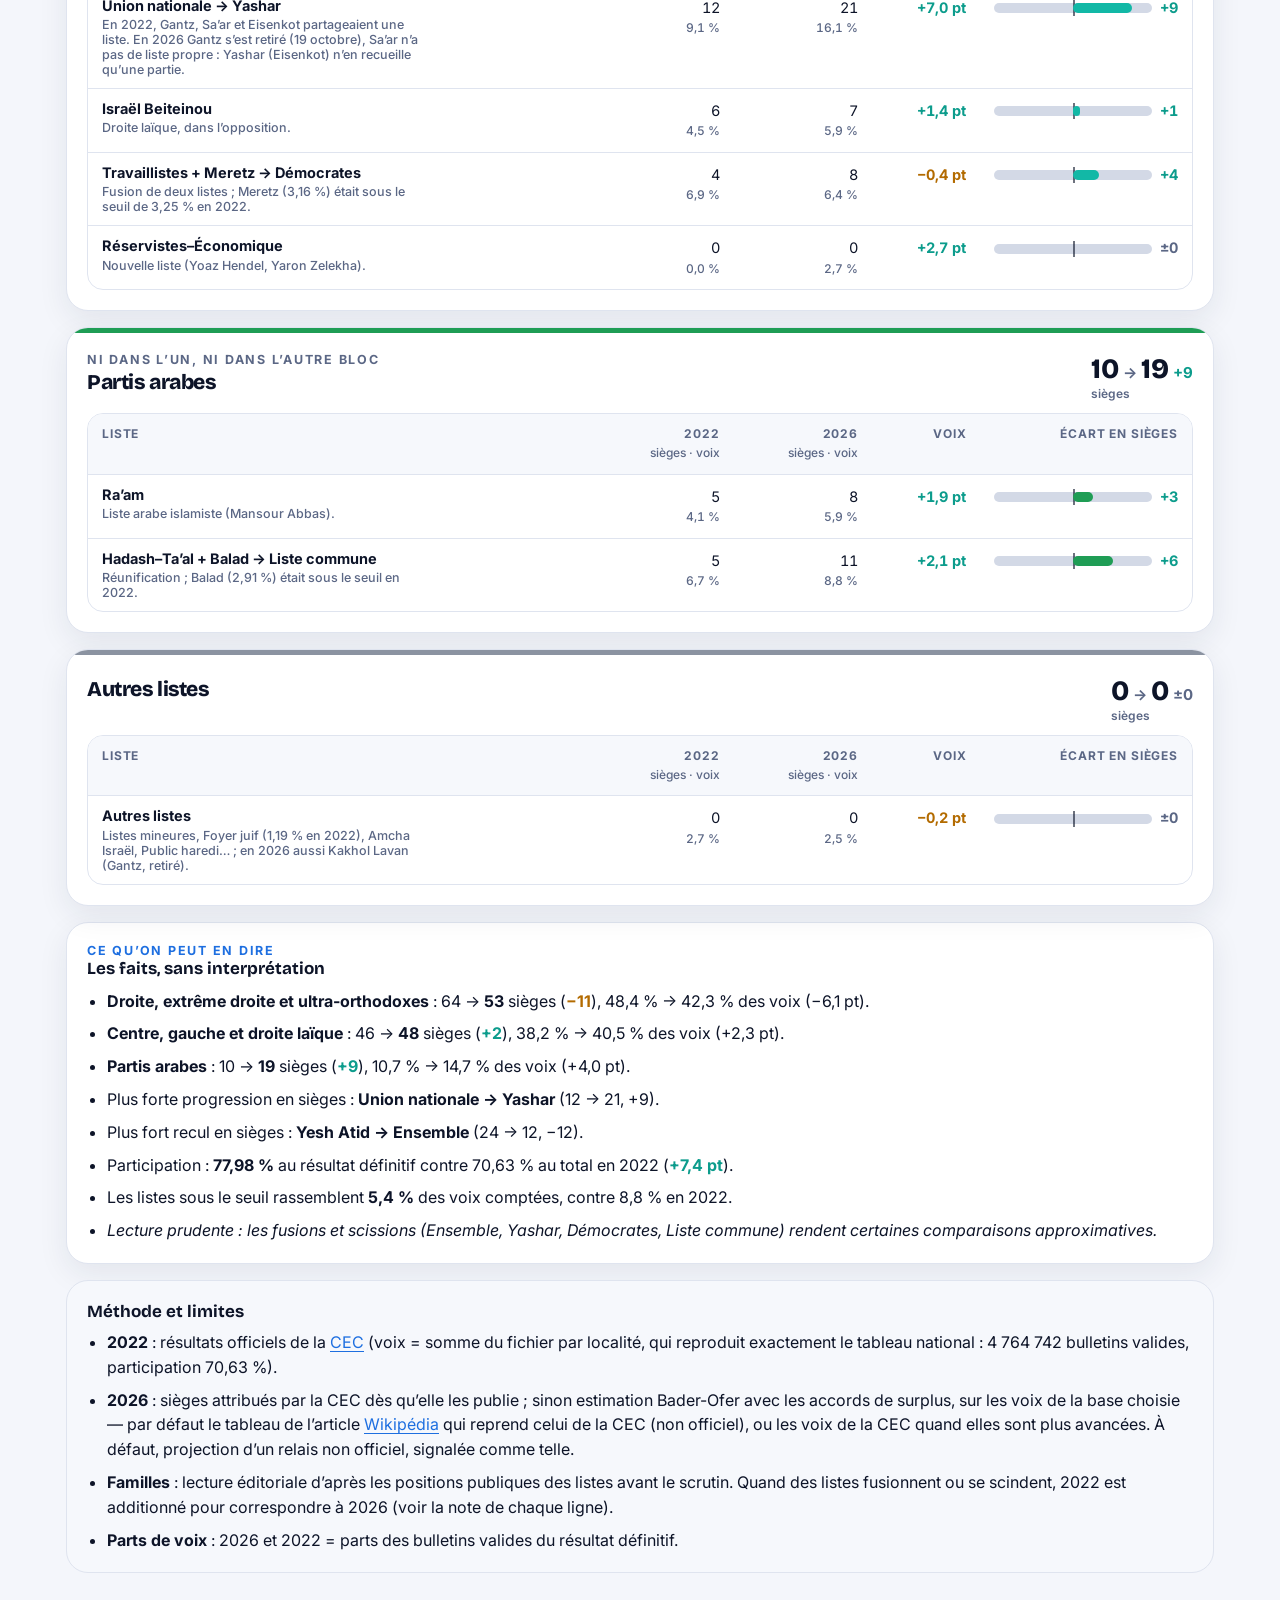
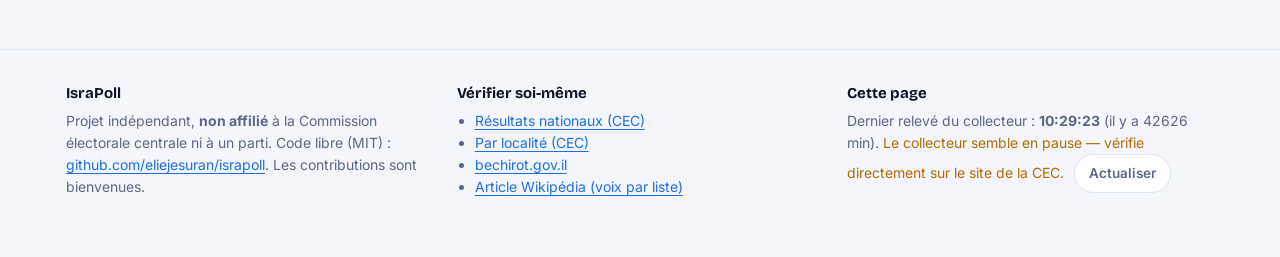
<file: analyse.html>
<!doctype html>
<html lang="fr">
<head>
<meta charset="utf-8">
<meta name="viewport" content="width=device-width, initial-scale=1">
<meta name="color-scheme" content="dark light">
<title>2026 contre 2022 — IsraPoll</title>
<meta name="description" content="Ce que chaque famille politique gagne ou perd entre les élections israéliennes de 2022 et celles de 2026 : droite et ultra-orthodoxes, centre et gauche, partis arabes. Résultats officiels de la CEC.">
<meta property="og:title" content="2026 contre 2022 — IsraPoll">
<meta property="og:description" content="Évolution des partis et des familles politiques entre 2022 et 2026.">
<meta property="og:type" content="website">
<link rel="icon" href="data:image/svg+xml,%3Csvg xmlns='http://www.w3.org/2000/svg' viewBox='0 0 64 64'%3E%3Crect width='64' height='64' rx='14' fill='%230b1020'/%3E%3Cpath d='M10 46a22 22 0 0 1 44 0' fill='none' stroke='%234aa8ff' stroke-width='6' stroke-linecap='round'/%3E%3Cpath d='M19 46a13 13 0 0 1 26 0' fill='none' stroke='%2312b8a6' stroke-width='6' stroke-linecap='round'/%3E%3C/svg%3E">
<link rel="preconnect" href="https://fonts.googleapis.com">
<link rel="preconnect" href="https://fonts.gstatic.com" crossorigin>
<link href="https://fonts.googleapis.com/css2?family=Bricolage+Grotesque:opsz,wght@12..96,500;12..96,700;12..96,800&family=Heebo:wght@400;600&family=Inter:wght@400;500;600;700&display=swap" rel="stylesheet">
<link rel="stylesheet" href="css/site.css">
</head>
<body>
<a class="skip" href="#main">Aller au contenu</a>
<header class="top" id="siteHeader"></header>

<main id="main">
<div class="wrap">
  <section class="pagehead" aria-labelledby="h1">
    <div id="statusPill"></div>
    <div class="eyebrow" style="margin-top:18px">Analyse · 26<sup>e</sup> Knesset contre 25<sup>e</sup> Knesset</div>
    <h1 id="h1">2026 contre 2022</h1>
    <p class="lead">Ce que chaque famille politique gagne ou perd par rapport aux élections du 1<sup>er</sup> novembre 2022. Les chiffres de 2022 sont les résultats officiels de la CEC ; ceux de 2026 suivent le dépouillement. <a href="index.html">← Retour à l’accueil</a></p>
    <div id="appError"></div>
  </section>

  <section class="block" id="analyse" aria-label="Analyse" style="padding-top:22px">
    <div class="stack">
      <div id="anNotice"></div>
      <div class="kpis" id="anKpis"></div>
      <div class="card" id="camps" aria-labelledby="h-camps"></div>
      <div id="families" class="stack"></div>
      <div class="card" id="insights" aria-labelledby="h-ins"></div>
      <div class="card flat" id="method"></div>
    </div>
  </section>
</div>
</main>

<footer id="siteFooter"></footer>

<noscript><div class="wrap"><div class="notice bad">Cette page a besoin de JavaScript pour afficher l’analyse. Les résultats officiels sont sur <a href="https://votes26.bechirot.gov.il/nationalresults">votes26.bechirot.gov.il</a>.</div></div></noscript>

<script src="js/seats.js"></script>
<script src="js/data2022.js"></script>
<script src="js/compare.js"></script>
<script src="js/common.js?v=20261105"></script>
<script>
"use strict";
/* =====================================================================
   Analyse : 2026 contre 2022, par famille politique. Logique de comparaison : js/compare.js ; données 2022 : js/data2022.js
   ===================================================================== */
const T22 = RESULTS_2022.totals;
const TURNOUT_2022 = T22.voters / T22.eligible;
const signed = (n) => (n > 0 ? "+" : n < 0 ? "−" : "±") + Math.abs(n);
const signedPts = (d) => (d > 0.00005 ? "+" : d < -0.00005 ? "−" : "±") + (Math.abs(d) * 100).toFixed(1).replace(".", ",") + " pt";
const dcls = (n) => (n > 0 ? "up" : n < 0 ? "down" : "flat");
const siege = (n) => (Math.abs(n) > 1 ? "sièges" : "siège");

// Référence 2022 de la participation : la valeur de la même heure si le relevé la donne ; sinon le total final 2022, mais seulement
// pour le relevé de clôture (22:00) — comparer 14:00 en 2026 au total de 2022 serait trompeur.
function turnoutRef(last) {
  if (!last) return null;
  if (last.final) return TURNOUT_2022;
  if (last.prev2022 != null) return last.prev2022 / 100;
  return String(last.time) >= "22:00" ? TURNOUT_2022 : null;
}

// données de la comparaison, d'après la source active (sièges CEC > voix CEC > relais non officiel) ; calculées une fois par rendu
let _an = null;
function analysis() {
  if (_an && _an.model === model) return _an.data;
  const t = model.totals, votes = {};
  model.lists.forEach(l => { if (BY_ID[l.id]) votes[l.id] = (votes[l.id] || 0) + l.votes; });
  const hasVotes = !!t && model.lists.length > 0;
  const seats = {};
  Object.entries(model.seats).forEach(([id, n]) => { if (BY_ID[id]) seats[id] = n; });
  const passed = new Set((model.voteSource || {}).passed || []);
  const wasted = hasVotes ? sum(model.lists.filter(l => !passed.has(l.id)).map(l => l.votes)) : null;
  const data = Compare.build({ r22: RESULTS_2022, votes26: hasVotes ? votes : null, valid26: hasVotes ? t.valid : 0, seats26: seats, hasSeats: model.active.key !== "none", wasted26: wasted });
  _an = { model, data };
  return data;
}

function renderAnNotice() {
  const a = model.active;
  let html;
  if (a.key === "none") html = `<div class="notice warn"><b>En attente des premiers chiffres de 2026.</b> Seuls les résultats de 2022 sont affichés ; la comparaison se remplira avec le dépouillement.</div>`;
  else if (a.key === "official" && model.live.status === "final") html = `<div class="notice"><b>Résultats définitifs de la CEC.</b> Sièges attribués par la CEC ; les parts de voix 2026 portent sur l’ensemble des bulletins valides.</div>`;
  else if (a.key === "official") html = `<div class="notice"><b>Sièges attribués par la CEC.</b> Les parts de voix 2026 portent sur les bulletins valides publiés ; les chiffres définitifs seront proclamés d’ici le ${FINAL_BY}.</div>`;
  else html = `<div class="notice warn"><b>Comparaison provisoire.</b> Le dépouillement n’est pas terminé : les urnes restantes peuvent encore déplacer quelques sièges. Les sièges 2026 sont une <b>estimation</b> (${esc(a.key === "wiki" ? "voix Wikipédia" : a.label)}) ; les parts de voix portent sur les bulletins valides déjà comptés.${a.key === "press" ? " <b>Source non officielle</b> : les voix par liste ne sont pas disponibles, seuls les sièges sont comparés." : ""}${a.key === "wiki" ? " <b>Source non officielle</b> : voix d’après l’article Wikipédia, qui reprend le tableau de la CEC ; les petites listes y sont regroupées." : ""}</div>`;
  $("#anNotice").innerHTML = html;
}

function renderAnKpis() {
  const d = analysis();
  const g = Object.fromEntries(d.groups.map(x => [x.id, x]));
  const t = turnoutRows(), last = t[t.length - 1], ref = turnoutRef(last);
  const card = (k, v, s) => `<div class="stat"><div class="k">${k}</div><div class="v num">${v}</div><div class="s">${s}</div></div>`;
  const camp = (id, label) => {
    const x = g[id].tot;
    return card(label, x.seats26 == null ? `${x.seats22}` : `${x.seats22} → ${x.seats26}`, x.dSeats == null ? "sièges en 2022" : `<span class="delta ${dcls(x.dSeats)}">${signed(x.dSeats)} ${siege(x.dSeats)}</span> · ${x.dPct == null ? "" : signedPts(x.dPct) + " de voix"}`);
  };
  $("#anKpis").innerHTML = [
    card("Participation", last ? `${String(last.pct).replace(".", ",")} %` : "—", !last ? `${pc(TURNOUT_2022, 2)} au total en 2022`
      : ref == null ? `${turnoutWhen(last)} · pas de relevé 2022 à la même heure`
      : `${turnoutWhen(last)} · <span class="delta ${dcls(last.pct / 100 - ref)}">${signedPts(last.pct / 100 - ref)}</span> vs ${pc(ref, 2)} en 2022`),
    camp("netanyahu", "Droite & ultra-orthodoxes"),
    camp("eisenkot", "Centre & gauche"),
    camp("arab", "Partis arabes"),
    card("Voix sans siège", d.wasted26 == null ? pc(d.wasted22, 1) : `${pc(d.wasted22, 1)} → ${pc(d.wasted26, 1)}`, "listes sous le seuil de 3,25 %"),
  ].join("");
}

// deux barres de 120 sièges : 2022 et 2026, par camp
function renderCamps() {
  const d = analysis();
  const bar = (label, pick) => {
    const segs = [...d.groups.map(g => [g.color, g.tot, g.name]), ["#8b93a1", d.others, "Autres listes"]]
      .map(([c, x, n]) => [c, pick(x), n]);
    return `<div class="cbar"><span class="cl">${label}</span><div class="cstack" role="img" aria-label="${esc(label)} : ${segs.map(([, v, n]) => `${n} ${v ?? "?"}`).join(", ")}">${segs.map(([c, v, n]) => (v ? `<i style="width:${v / 120 * 100}%;background:${c}" title="${esc(n)} : ${v}"><b>${v}</b></i>` : "")).join("")}<u title="Majorité : 61"></u></div></div>`;
  };
  $("#camps").innerHTML = `<div class="eyebrow">Les camps en sièges</div><h3 id="h-camps">Qui pèse combien ?</h3>
    <p class="sub" style="margin:2px 0 14px">120 sièges, la barre verticale marque la majorité (61).</p>
    ${bar("2022", x => x.seats22)}${d.hasSeats ? bar("2026", x => x.seats26) : `<div class="cbar"><span class="cl">2026</span><div class="sub" style="margin:0">en attente des chiffres de la CEC</div></div>`}
    <div class="legend" style="margin-top:12px">${[...d.groups.map(g => [g.color, g.name]), ["#8b93a1", "Autres listes"]].map(([c, n]) => `<span style="--sc:${c}">${esc(n)}</span>`).join("")}</div>
    <div class="src">${srcLine([{ label: RESULTS_2022.source.name, url: RESULTS_2022.source.url }, ...model.active.links], `<span>Le rattachement des listes à un camp est une lecture éditoriale (voir « Méthode »).</span>`)}</div>`;
}

function renderFamilies() {
  const d = analysis();
  const maxAbs = Math.max(5, ...d.groups.flatMap(g => g.rows).concat(d.others).map(r => Math.abs(r.dSeats || 0)));
  const dv = (r, color) => {
    if (r.dSeats == null) return `<span class="sub" style="margin:0">—</span>`;
    const w = Math.abs(r.dSeats) / maxAbs * 50;
    return `<div class="dvwrap"><div class="dv" style="--c:${color}" aria-hidden="true"><u></u>${r.dSeats ? `<i style="${r.dSeats > 0 ? "left:50%" : "right:50%"};width:${w}%"></i>` : ""}</div><b class="delta ${dcls(r.dSeats)} num">${signed(r.dSeats)}</b></div>`;
  };
  const pct = (p) => (p == null ? "n.d." : pc(p, 1));
  const row = (r, color) => `<tr><td class="lst"><span class="nm">${esc(r.name)}${r.note ? `<small>${esc(r.note)}</small>` : ""}</span></td>
      <td class="num">${r.seats22}<small class="sub2">${pc(r.pct22, 1)}</small></td>
      <td class="num">${r.seats26 == null ? "—" : r.seats26}<small class="sub2">${pct(r.pct26)}</small></td>
      <td class="num dpts ${r.dPct == null ? "" : dcls(r.dPct)}">${r.dPct == null ? "—" : signedPts(r.dPct)}</td>
      <td class="dvcell">${dv(r, color)}</td></tr>`;
  const head = `<thead><tr><th>Liste</th><th>2022<small class="sub2">sièges · voix</small></th><th>2026<small class="sub2">sièges · voix</small></th><th>Voix</th><th style="min-width:150px">Écart en sièges</th></tr></thead>`;
  const card = (g) => `<div class="card fam" style="--bc:${g.color}"><div class="famhead"><div><div class="eyebrow" style="color:var(--muted)">${esc(g.sub || "")}</div><h3>${esc(g.name)}</h3></div>
      <div class="famtot num"><b>${g.tot.seats22}</b>${g.tot.seats26 == null ? "" : ` → <b>${g.tot.seats26}</b> <span class="delta ${dcls(g.tot.dSeats)}">${signed(g.tot.dSeats)}</span>`}<small>sièges</small></div></div>
      <div class="tbl-wrap"><table class="cmp">${head}<tbody>${g.rows.map(r => row(r, g.color)).join("")}</tbody></table></div></div>`;
  const oth = { id: "others", name: "Autres listes", sub: "", color: "#8b93a1", rows: [d.others], tot: d.others };
  $("#families").innerHTML = [...d.groups, oth].map(card).join("");
}

function renderInsights() {
  const d = analysis();
  const L = [];
  if (!d.hasSeats) { $("#insights").innerHTML = `<div class="eyebrow">Ce qu’on peut en dire</div><h3 id="h-ins">En attente des chiffres de 2026</h3><p class="sub" style="margin:4px 0 0">Les observations se généreront avec le dépouillement.</p>`; return; }
  d.groups.forEach(g => {
    const x = g.tot;
    L.push(`<b>${esc(g.name)}</b> : ${x.seats22} → <b>${x.seats26}</b> sièges (<span class="delta ${dcls(x.dSeats)}">${signed(x.dSeats)}</span>)${x.dPct == null ? "" : `, ${pc(x.pct22, 1)} → ${pc(x.pct26, 1)} des voix (${signedPts(x.dPct)})`}.`);
  });
  const rows = d.groups.flatMap(g => g.rows).filter(r => r.dSeats != null && r.from.length);
  const up = [...rows].sort((a, b) => b.dSeats - a.dSeats)[0], down = [...rows].sort((a, b) => a.dSeats - b.dSeats)[0];
  if (up && up.dSeats > 0) L.push(`Plus forte progression en sièges : <b>${esc(up.name)}</b> (${up.seats22} → ${up.seats26}, ${signed(up.dSeats)}).`);
  if (down && down.dSeats < 0) L.push(`Plus fort recul en sièges : <b>${esc(down.name)}</b> (${down.seats22} → ${down.seats26}, ${signed(down.dSeats)}).`);
  const t = turnoutRows(), last = t[t.length - 1];
  const ref = turnoutRef(last);
  if (last && ref != null) L.push(`Participation : <b>${String(last.pct).replace(".", ",")} %</b> ${last.final ? "au résultat définitif" : "à " + esc(last.time)} contre ${pc(ref, 2)} ${last.prev2022 != null ? "à la même heure" : "au total"} en 2022 (<span class="delta ${dcls(last.pct / 100 - ref)}">${signedPts(last.pct / 100 - ref)}</span>).`);
  if (d.wasted26 != null) L.push(`Les listes sous le seuil rassemblent <b>${pc(d.wasted26, 1)}</b> des voix comptées, contre ${pc(d.wasted22, 1)} en 2022.`);
  L.push(`<i>Lecture prudente : les fusions et scissions (Ensemble, Yashar, Démocrates, Liste commune) rendent certaines comparaisons approximatives${model.live.status === "final" ? "" : ", et le dépouillement n’est pas terminé"}.</i>`);
  $("#insights").innerHTML = `<div class="eyebrow">Ce qu’on peut en dire</div><h3 id="h-ins">Les faits, sans interprétation</h3><ul class="ins">${L.map(l => `<li>${l}</li>`).join("")}</ul>`;
}

function renderMethod() {
  $("#method").innerHTML = `<h3>Méthode et limites</h3><ul class="ins" style="margin-top:8px">
    <li><b>2022</b> : résultats officiels de la <a href="${RESULTS_2022.source.url}" rel="noopener" target="_blank">CEC</a> (voix = somme du fichier par localité, qui reproduit exactement le tableau national : 4 764 742 bulletins valides, participation ${pc(TURNOUT_2022, 2)}).</li>
    <li><b>2026</b> : sièges attribués par la CEC dès qu’elle les publie ; sinon estimation Bader-Ofer avec les accords de surplus, sur les voix de la base choisie — par défaut le tableau de l’article <a href="${WIKI.url}" rel="noopener" target="_blank">Wikipédia</a> qui reprend celui de la CEC (non officiel), ou les voix de la CEC quand elles sont plus avancées. À défaut, projection d’un relais non officiel, signalée comme telle.</li>
    <li><b>Familles</b> : lecture éditoriale d’après les positions publiques des listes avant le scrutin. Quand des listes fusionnent ou se scindent, 2022 est additionné pour correspondre à 2026 (voir la note de chaque ligne).</li>
    <li><b>Parts de voix</b> : ${model.live.status === "final" ? "2026 et 2022 = parts des bulletins valides du résultat définitif." : "2026 = part des bulletins valides déjà comptés ; 2022 = part du résultat final. Les premiers bureaux dépouillés ne sont pas représentatifs."}</li></ul>`;
}

App.start({
  id: "analyse",
  sections: [["statut", () => renderStatusRow($("#statusPill"))], ["avertissement", renderAnNotice], ["chiffres clés", renderAnKpis], ["camps", renderCamps], ["familles", renderFamilies], ["observations", renderInsights], ["méthode", renderMethod]],
});
</script>
</body>
</html>
</file>
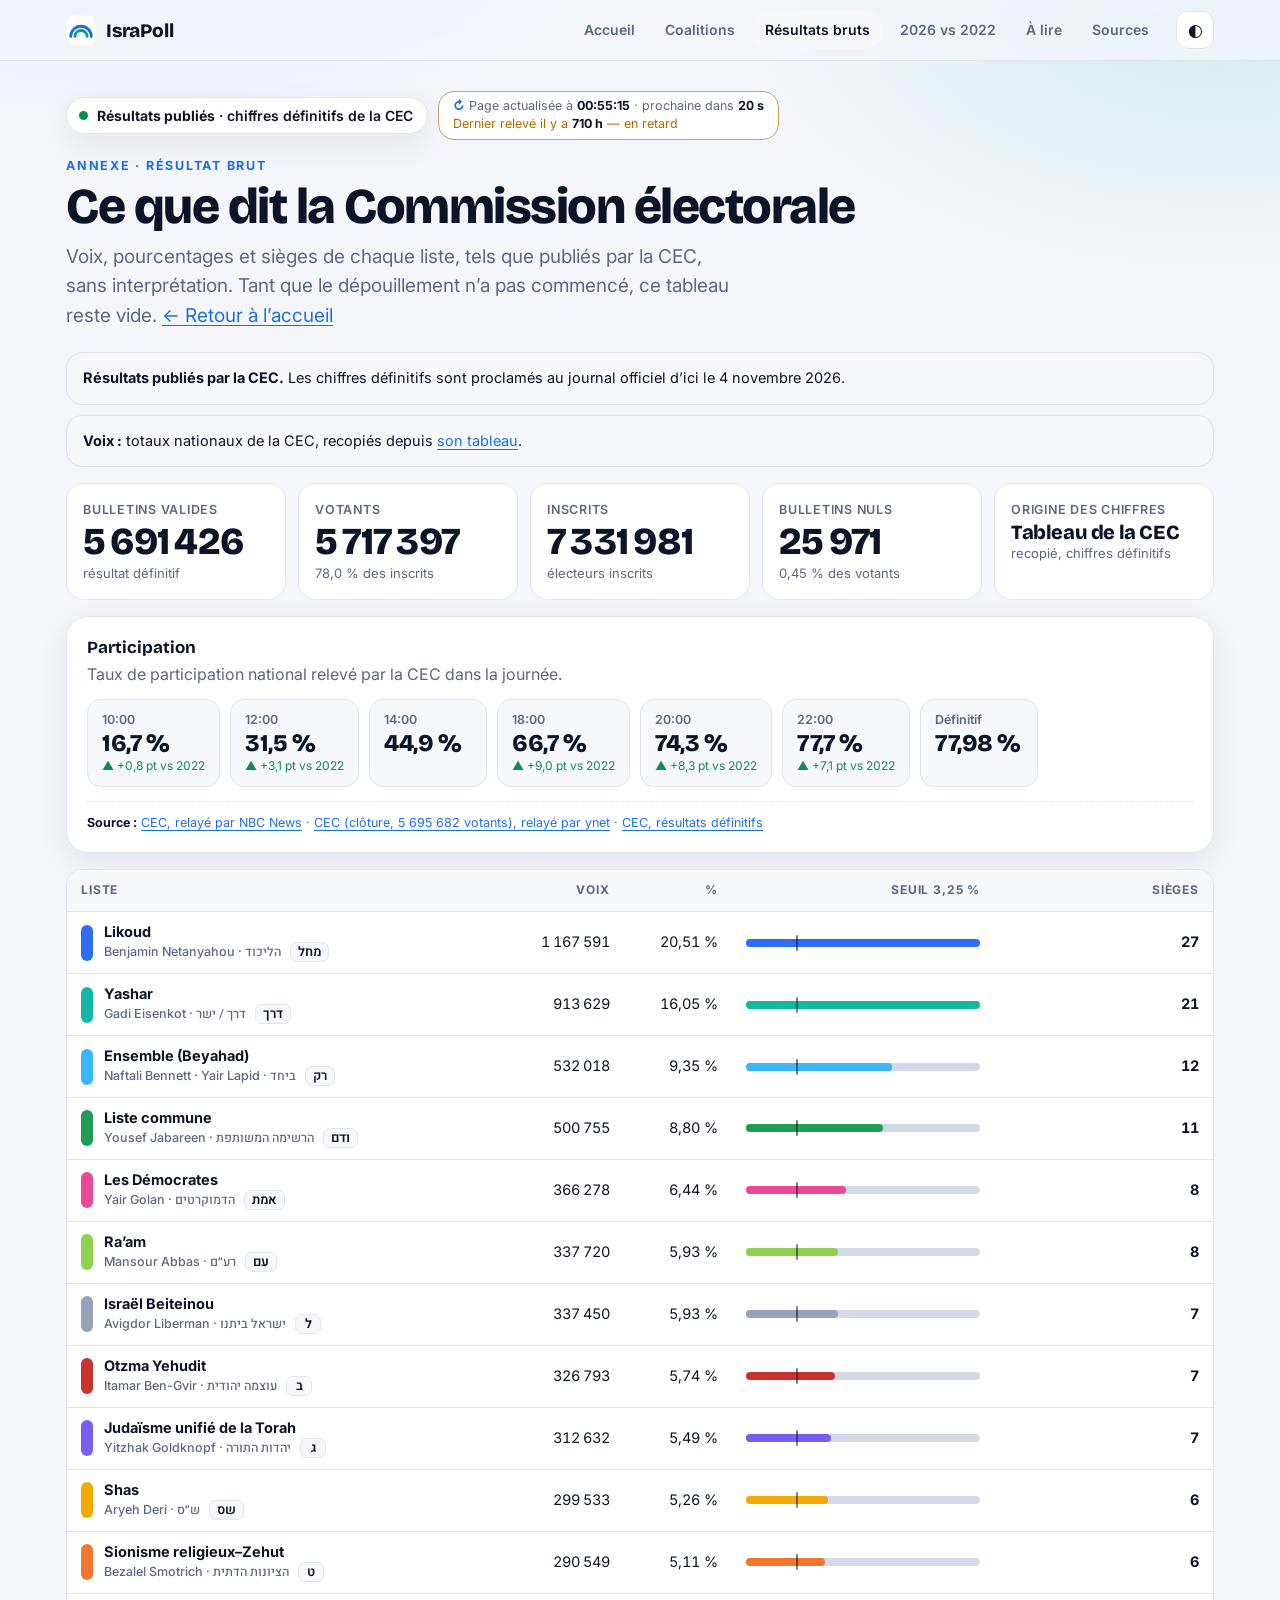
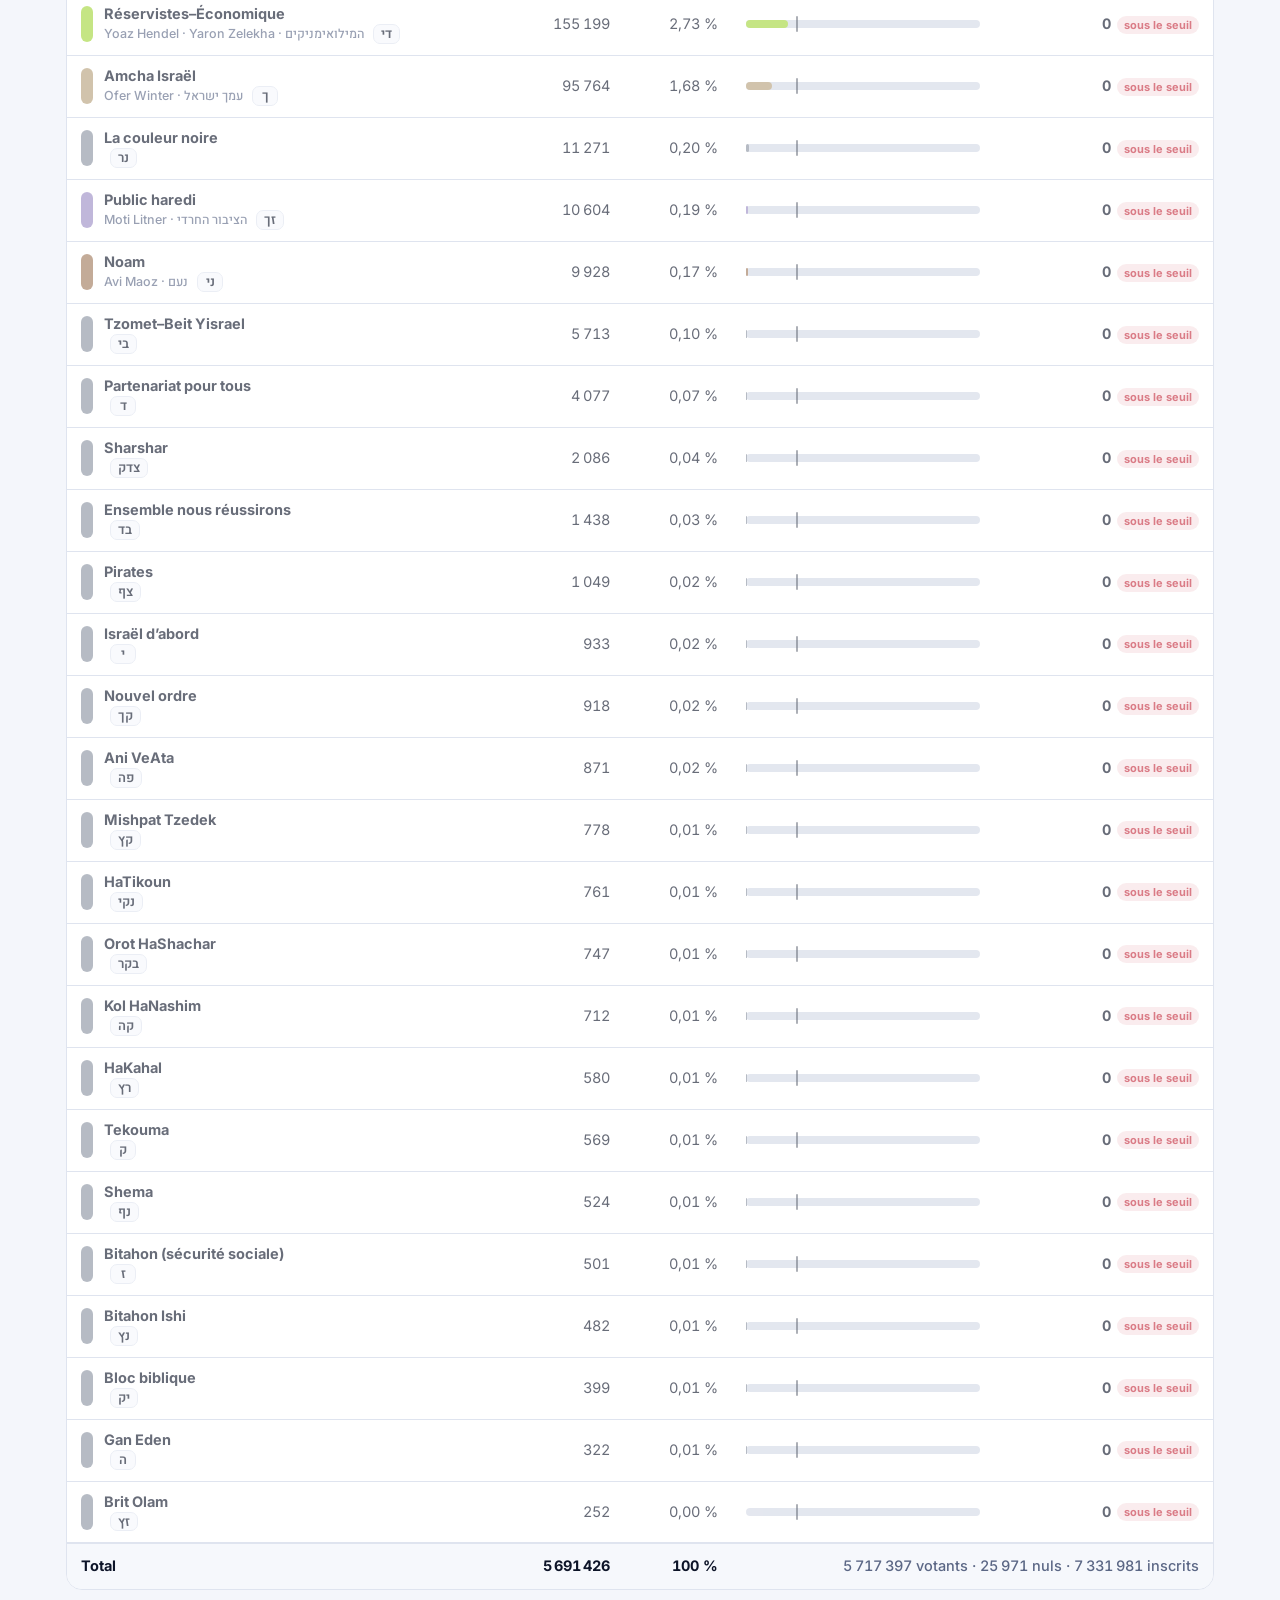
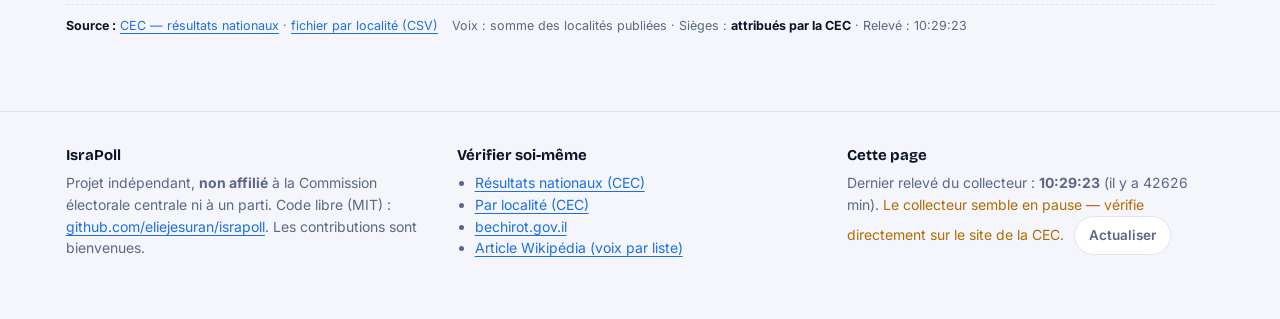
<file: resultats.html>
<!doctype html>
<html lang="fr">
<head>
<meta charset="utf-8">
<meta name="viewport" content="width=device-width, initial-scale=1">
<meta name="color-scheme" content="dark light">
<title>Résultat brut de la CEC — IsraPoll</title>
<meta name="description" content="Résultat brut des élections israéliennes 2026 : voix, pourcentages et sièges de chaque liste tels que publiés par la Commission électorale centrale, avec la source de chaque chiffre.">
<meta property="og:title" content="Résultat brut de la CEC — IsraPoll">
<meta property="og:description" content="Voix, pourcentages et sièges de chaque liste, tels que publiés par la CEC.">
<meta property="og:type" content="website">
<link rel="icon" href="data:image/svg+xml,%3Csvg xmlns='http://www.w3.org/2000/svg' viewBox='0 0 64 64'%3E%3Crect width='64' height='64' rx='14' fill='%230b1020'/%3E%3Cpath d='M10 46a22 22 0 0 1 44 0' fill='none' stroke='%234aa8ff' stroke-width='6' stroke-linecap='round'/%3E%3Cpath d='M19 46a13 13 0 0 1 26 0' fill='none' stroke='%2312b8a6' stroke-width='6' stroke-linecap='round'/%3E%3C/svg%3E">
<link rel="preconnect" href="https://fonts.googleapis.com">
<link rel="preconnect" href="https://fonts.gstatic.com" crossorigin>
<link href="https://fonts.googleapis.com/css2?family=Bricolage+Grotesque:opsz,wght@12..96,500;12..96,700;12..96,800&family=Heebo:wght@400;600&family=Inter:wght@400;500;600;700&display=swap" rel="stylesheet">
<link rel="stylesheet" href="css/site.css">
</head>
<body>
<a class="skip" href="#main">Aller au contenu</a>
<header class="top" id="siteHeader"></header>

<main id="main">
<div class="wrap">
  <section class="pagehead" aria-labelledby="h1">
    <div id="statusPill"></div>
    <div class="eyebrow" style="margin-top:18px">Annexe · résultat brut</div>
    <h1 id="h1">Ce que dit la Commission électorale</h1>
    <p class="lead">Voix, pourcentages et sièges de chaque liste, tels que publiés par la CEC, sans interprétation. Tant que le dépouillement n’a pas commencé, ce tableau reste vide. <a href="index.html">← Retour à l’accueil</a></p>
    <div id="appError"></div>
  </section>

  <section class="block" id="resultats" aria-label="Résultat brut" style="padding-top:22px">
    <div class="stack">
      <div id="resNotice"></div>
      <div class="kpis" id="kpis"></div>
      <div class="card"><h3>Participation</h3><p class="sub" style="margin:0 0 12px">Taux de participation national relevé par la CEC dans la journée.</p><div class="turnout" id="turnout"></div><div class="src" id="turnoutSrc"></div></div>
      <div>
        <div class="tbl-wrap"><table id="resTable"></table></div>
        <div class="src" id="resSrc"></div>
      </div>
    </div>
  </section>
</div>
</main>

<footer id="siteFooter"></footer>

<noscript><div class="wrap"><div class="notice bad">Cette page a besoin de JavaScript pour afficher les résultats. Les résultats officiels sont sur <a href="https://votes26.bechirot.gov.il/nationalresults">votes26.bechirot.gov.il</a>.</div></div></noscript>

<script src="js/seats.js"></script>
<script src="js/common.js?v=20261105"></script>
<script>
"use strict";
/* =====================================================================
   Annexe : résultat brut de la CEC (voix, % et sièges par liste, participation). Code commun : js/common.js
   ===================================================================== */
// chiffres clés : ce que la CEC a compté à ce stade
function renderKpis() {
  const t = model.totals, live = model.live, fromWiki = !!model.voteSource && model.voteSource.key === "wiki";
  const hand = !fromWiki && t && live.source && live.source.manual_cec;
  if (!t) { $("#kpis").innerHTML = ""; return; }
  const k = (label, value, sub, small) => `<div class="stat"><div class="k">${label}</div><div class="v num"${small ? ' style="font-size:20px"' : ""}>${value}</div><div class="s">${sub || ""}</div></div>`;
  $("#kpis").innerHTML = [
    k("Bulletins valides", fmt(t.valid), live.status === "final" ? "résultat définitif" : "comptés à ce stade"),
    k("Votants", fmt(t.voters), t.eligible ? `${pc(t.voters / t.eligible, 1)} des inscrits${live.status === "final" ? "" : " (urnes dépouillées)"}` : ""),
    k("Inscrits", fmt(t.eligible), "électeurs inscrits"),
    k("Bulletins nuls", fmt(t.invalid), t.voters ? `${pc(t.invalid / t.voters, 2)} des votants` : ""),
    k("Origine des chiffres", fromWiki ? "Wikipédia" : hand ? "Tableau de la CEC" : "Fichier de la CEC", fromWiki ? `d’après le tableau de la CEC${model.voteSource.asOf ? `, relevé de ${esc(model.voteSource.asOf)} (heure d’Israël)` : ""}` : hand ? `recopié${hand.as_of ? `, relevé de ${esc(hand.as_of)} (heure d’Israël)` : live.status === "final" ? ", chiffres définitifs" : ""}` : `fichier par localité, publié à ${hhmmss(live.updated_at)}`, true),
  ].join("");
}

function turnoutBlock() {
  const t = turnoutRows();
  if (!t.length) return `<span class="sub" style="margin:0">Pas encore de relevé.</span>`;
  return t.map(x => {
    const d = x.prev2022 != null ? x.pct - x.prev2022 : null;
    return `<div class="tchip"><div class="t">${x.final ? "Définitif" : esc(x.time)}</div><div class="p num">${String(x.pct).replace(".", ",")} %</div><div class="d ${d == null ? "" : d >= 0 ? "up" : "down"}">${d == null ? "&nbsp;" : (d >= 0 ? "▲ +" : "▼ ") + d.toFixed(1).replace(".", ",") + " pt vs 2022"}</div></div>`;
  }).join("");
}

function renderResults() {
  const ph = phase(), live = model.live, tot = model.totals;
  // bandeau
  let notice = "";
  if (!tot) {
    notice = model.sources.press
      ? `<div class="notice warn"><b>Voix par liste non disponibles pour l’instant.</b> Seuls les sièges projetés par un relais non officiel sont affichés ci-dessous.</div>`
      : `<div class="notice warn"><b>Aucun résultat publié pour l’instant.</b> Ce tableau se remplira tout seul, sans recharger la page.</div>`;
  } else if (live.status !== "final") {
    const a = model.active, relay = a.key === "wiki" || a.key === "press", share = relay ? a.share : model.voteSource.share;
    notice = `<div class="notice warn"><b>Résultats partiels.</b> ≈ ${Math.round(share * 100)} % ${relay ? "des urnes sont dépouillées" : "du vote attendu est dépouillé"}. Les premiers bureaux (kibboutzim, communes arabes ou ultra-orthodoxes) ne reflètent pas le pays : un classement provisoire peut s’inverser.</div>`;
  } else {
    notice = `<div class="notice"><b>Résultats publiés par la CEC.</b> Les chiffres définitifs sont proclamés au journal officiel d’ici le ${FINAL_BY}.</div>`;
  }
  const fromWiki = !!model.voteSource && model.voteSource.key === "wiki";
  const hand = !fromWiki && tot && live.source && live.source.manual_cec;
  const origin = [];
  if (hand) origin.push(`<b>Voix :</b> totaux nationaux de la CEC, recopiés depuis <a href="${CEC.national}" rel="noopener" target="_blank">son tableau</a>${hand.as_of ? ` (relevé de ${esc(hand.as_of)}, heure d’Israël)` : ""}.`);
  if (model.active.key === "wiki") {
    const w = model.active, [art] = w.links;
    origin.push(`<b>${fromWiki ? "Voix et sièges" : "Sièges"} :</b> d’après l’article <a href="${esc(art.url)}" rel="noopener" target="_blank">Wikipédia « 2026 Israeli legislative election »</a>, qui reprend le tableau de la CEC (${pc(w.share, 1)} des urnes${w.asOf ? `, relevé de ${esc(w.asOf)}, heure d’Israël` : ""}) — <b>non officiel</b>.`);
  }
  if (model.active.key === "press") {
    const pr = model.active;
    origin.push(`<b>Sièges :</b> projection de <a href="${PRESS.url}" rel="noopener" target="_blank">${esc(PRESS.name)}</a>, un agrégateur indépendant qui reprend le dépouillement de la CEC (${pc(pr.share, 2)} des urnes, relevé de ${esc(pr.asOf || "?")}, heure d’Israël) — <b>non officiel</b>.`);
  }
  if (origin.length) notice += `<div class="notice" style="margin-top:10px">${origin.join("<br>")}</div>`;
  $("#resNotice").innerHTML = notice;

  $("#turnout").innerHTML = turnoutBlock();
  const tsrc = [...new Map(turnoutRows().filter(x => x.url).map(x => [x.url, { label: x.source || "CEC", url: x.url }])).values()];
  $("#turnoutSrc").innerHTML = tsrc.length ? srcLine(tsrc) : srcLine([{ label: "CEC", url: CEC.national }]);

  // tableau
  const head = `<thead><tr><th>Liste</th><th>Voix</th><th>%</th><th style="min-width:150px">Seuil 3,25 %</th><th>Sièges</th></tr></thead>`;
  if (!tot) {
    const rows = PARTIES;
    $("#resTable").innerHTML = head + `<tbody>${rows.map(p => `<tr><td class="lst"><span class="sw" style="background:${p.color}"></span><span class="nm">${esc(p.fr)}<small>${esc(p.leader)} · <span class="he">${p.he}</span> <span class="ltr he">${p.letters}</span></small></span></td><td class="num">—</td><td class="num">—</td><td><div class="bar"><u style="left:${3.25 / 15 * 100}%"></u></div></td><td class="num">${model.sources.press ? `${model.sources.press.seats[p.id] || 0}<span class="tag" style="color:var(--warn);background:color-mix(in srgb,var(--warn) 14%,transparent)">relais</span>` : "—"}</td></tr>`).join("")}</tbody>`;
    $("#resSrc").innerHTML = srcLine([{ label: "CEC — résultats nationaux", url: CEC.national }, { label: "fichier par localité (CSV)", url: CEC.csv }, ...(model.sources.press ? [{ label: `${PRESS.name} (relais non officiel)`, url: PRESS.url }] : [])],
      `<span>Relevé : ${live.checked_at ? hhmmss(live.checked_at) : "—"} · ${model.sources.press ? "voix par liste non disponibles : seuls les sièges projetés par le relais sont affichés" : "aucune donnée à afficher"}</span>`);
    return;
  }
  const seatsOf = model.sources.official ? model.sources.official.seats : model.voteSource.seats;
  const isOff = !!model.sources.official;
  const passed = new Set(model.voteSource.passed);
  $("#resTable").innerHTML = head + `<tbody>${model.lists.filter(l => l.votes > 0).slice(0, 40).map(l => {
    const ok = l.pct >= 0.0325;
    return `<tr class="${ok ? "" : "under"}"><td class="lst"><span class="sw" style="background:${l.color}"></span><span class="nm">${esc(l.fr)}<small>${esc(l.leader)}${l.leader ? " · " : ""}<span class="he">${esc(l.he)}</span> <span class="ltr he">${esc(l.letters)}</span></small></span></td>
      <td class="num">${fmt(l.votes)}</td><td class="num">${pc(l.pct, 2)}</td>
      <td><div class="bar"><i style="width:${Math.min(l.pct / 0.15, 1) * 100}%;background:${l.color}"></i><u style="left:${3.25 / 15 * 100}%"></u></div></td>
      <td class="num"><b>${seatsOf[l.id] || 0}</b>${ok ? "" : '<span class="tag out">sous le seuil</span>'}${!isOff && passed.has(l.id) ? '<span class="tag in">est.</span>' : ""}</td></tr>`;
  }).join("")}</tbody><tfoot><tr><td>Total</td><td class="num">${fmt(tot.valid)}</td><td class="num">100 %</td><td class="num" colspan="2" style="text-align:right;font-weight:500;color:var(--muted)">${fmt(tot.voters)} votants · ${fmt(tot.invalid)} nuls · ${fmt(tot.eligible)} inscrits</td></tr></tfoot>`;
  const wikiLinks = fromWiki || model.active.key === "wiki" ? model.sources.wiki.links.slice(0, 1) : [];
  $("#resSrc").innerHTML = srcLine(
    [...wikiLinks, { label: "CEC — résultats nationaux", url: CEC.national }, ...(fromWiki ? [] : [{ label: "fichier par localité (CSV)", url: CEC.csv }])],
    `<span>Voix : ${fromWiki ? "tableau de l’article Wikipédia, reprise de celui de la CEC" : "somme des localités publiées"} · Sièges : ${isOff ? "<b>attribués par la CEC</b>" : "<b>estimation</b> Bader-Ofer (la CEC n’a pas encore attribué de sièges)"} · Relevé : ${live.updated_at ? hhmmss(live.updated_at) : "—"}</span>`);
}


App.start({
  id: "resultats",
  sections: [["statut", () => renderStatusRow($("#statusPill"))], ["chiffres clés", renderKpis], ["résultats", renderResults]],
});
</script>
</body>
</html>
</file>
<file: css/site.css>
:root{
  --bg:#f4f6fb; --bg2:#eaeef7; --card:#ffffff; --card2:#f6f8fc; --line:#dfe4ef; --text:#0d1428; --muted:#5b6785;
  --accent:#1e6fe0; --accent2:#0c9c8c; --good:#128a52; --warn:#b36b00; --bad:#c42b3d; --seat-off:#d3d9e6;
  --glow1:rgba(74,168,255,.22); --glow2:rgba(18,184,166,.16); --shadow:0 10px 30px rgba(20,32,70,.08);
  --font-display:"Bricolage Grotesque","Inter",system-ui,sans-serif; --font:"Inter",system-ui,-apple-system,"Segoe UI",sans-serif;
}
@media (prefers-color-scheme: dark){
  :root:not([data-theme="light"]){
    --bg:#080d1b; --bg2:#0d1428; --card:#0f1830; --card2:#131e3b; --line:#222f52; --text:#eef2ff; --muted:#93a0c4;
    --accent:#59adff; --accent2:#2fd4c0; --good:#3ddc97; --warn:#ffc15a; --bad:#ff6b7d; --seat-off:#1d2a4a;
    --glow1:rgba(74,168,255,.20); --glow2:rgba(47,212,192,.12); --shadow:0 14px 40px rgba(0,0,0,.45);
  }
}
:root[data-theme="dark"]{
  --bg:#080d1b; --bg2:#0d1428; --card:#0f1830; --card2:#131e3b; --line:#222f52; --text:#eef2ff; --muted:#93a0c4;
  --accent:#59adff; --accent2:#2fd4c0; --good:#3ddc97; --warn:#ffc15a; --bad:#ff6b7d; --seat-off:#1d2a4a;
  --glow1:rgba(74,168,255,.20); --glow2:rgba(47,212,192,.12); --shadow:0 14px 40px rgba(0,0,0,.45);
}
*{box-sizing:border-box}
html{scroll-behavior:smooth;scroll-padding-top:76px}
body{margin:0;background:var(--bg);color:var(--text);font:400 16px/1.55 var(--font);-webkit-font-smoothing:antialiased;
  background-image:radial-gradient(900px 500px at 12% -5%,var(--glow1),transparent 60%),radial-gradient(800px 460px at 95% 0%,var(--glow2),transparent 60%);
  background-repeat:no-repeat}
code{overflow-wrap:anywhere}
a{color:var(--accent);text-decoration-thickness:1px;text-underline-offset:3px}
a:hover{text-decoration-thickness:2px}
.wrap{max-width:1180px;margin:0 auto;padding:0 16px}
.he{font-family:"Heebo","Inter",sans-serif}
.num{font-variant-numeric:tabular-nums}

/* ---------- barre du haut ---------- */
.top{position:sticky;top:0;z-index:50;backdrop-filter:saturate(1.4) blur(14px);background:color-mix(in srgb,var(--bg) 78%,transparent);border-bottom:1px solid var(--line)}
.top .wrap{display:flex;align-items:center;gap:14px;height:60px}
.brand{display:flex;align-items:center;gap:10px;font:800 19px var(--font-display);letter-spacing:-.01em;color:var(--text);text-decoration:none}
.brand svg{width:30px;height:30px}
.nav{display:flex;gap:4px;margin-left:auto;overflow-x:auto;scrollbar-width:none}
.nav::-webkit-scrollbar{display:none}
.nav a{white-space:nowrap;padding:8px 13px;border-radius:99px;color:var(--muted);text-decoration:none;font-weight:600;font-size:14px}
.nav a:hover,.nav a.on{color:var(--text);background:var(--card2)}
.icon-btn{border:1px solid var(--line);background:var(--card);color:var(--text);width:38px;height:38px;border-radius:12px;cursor:pointer;font-size:17px;flex:none}
.icon-btn:hover{border-color:var(--accent)}

/* ---------- héros ---------- */
.hero{padding:34px 0 8px}
.pill{display:inline-flex;align-items:center;gap:9px;padding:7px 14px 7px 12px;border-radius:99px;background:var(--card);border:1px solid var(--line);font-weight:600;font-size:14px;box-shadow:var(--shadow)}
.dot{width:9px;height:9px;border-radius:50%;background:var(--good);box-shadow:0 0 0 0 currentColor;color:var(--good);animation:pulse 1.8s infinite}
.pill.wait .dot{background:var(--warn);color:var(--warn)}
.pill.demo .dot{background:var(--bad);color:var(--bad)}
@keyframes pulse{0%{box-shadow:0 0 0 0 color-mix(in srgb,currentColor 55%,transparent)}100%{box-shadow:0 0 0 12px transparent}}
@media (prefers-reduced-motion: reduce){.dot{animation:none}.spin{animation-duration:2.4s}html{scroll-behavior:auto}}
h1{font:800 clamp(34px,6.2vw,66px)/1.02 var(--font-display);letter-spacing:-.03em;margin:16px 0 10px}
h1 .grad{background:linear-gradient(95deg,var(--accent),var(--accent2));-webkit-background-clip:text;background-clip:text;color:transparent}
.lead{max-width:680px;color:var(--muted);font-size:clamp(16px,2vw,19px);margin:0}
.hero-grid{display:grid;grid-template-columns:minmax(0,1.35fr) minmax(0,1fr);gap:22px;margin-top:24px;align-items:stretch}
@media (max-width:900px){.hero-grid{grid-template-columns:minmax(0,1fr)}}
.card{min-width:0;background:var(--card);border:1px solid var(--line);border-radius:22px;padding:20px;box-shadow:var(--shadow)}
.card h3{margin:0 0 4px;font:700 17px var(--font-display)}
.card.flat{box-shadow:none;background:var(--card2)}
.hemi-card{display:flex;flex-direction:column;justify-content:center}
.hemi{width:100%;height:auto;display:block}
.hemi circle{transition:fill .35s ease,opacity .35s ease}
.hemi-cap{display:flex;justify-content:space-between;gap:10px;flex-wrap:wrap;align-items:baseline;margin-top:4px}
.hemi-center{font:800 clamp(34px,5vw,54px)/1 var(--font-display);letter-spacing:-.03em}
.src-chip{display:inline-flex;gap:6px;align-items:center;font-size:12.5px;font-weight:600;padding:3px 10px;border-radius:99px;border:1px solid var(--line);background:var(--card2);color:var(--muted)}
.src-chip.official{color:var(--good);border-color:color-mix(in srgb,var(--good) 45%,var(--line))}
.src-chip.calc{color:var(--accent)}
.src-chip.nonoff{color:var(--warn);border-color:color-mix(in srgb,var(--warn) 45%,var(--line))}
.stats{display:grid;grid-template-columns:1fr 1fr;gap:12px;align-content:start}
.stat{padding:16px;border-radius:18px;background:var(--card);border:1px solid var(--line)}
.stat .k{font-size:12.5px;color:var(--muted);font-weight:600;text-transform:uppercase;letter-spacing:.06em}
.stat .v{font:800 clamp(26px,3.4vw,38px)/1.1 var(--font-display);letter-spacing:-.02em;margin-top:2px}
.stat .s{font-size:13px;color:var(--muted)}
.stat.wide{grid-column:1/-1}
/* frise : horizontale dès 701 px, verticale sur mobile */
.timeline{list-style:none;margin:26px 0 0;padding:0;display:grid;grid-template-columns:repeat(4,minmax(0,1fr))}
.timeline li{position:relative;padding:36px 16px 0 0;font-size:13.5px;color:var(--muted)}
.timeline li::before{content:"";position:absolute;top:11px;left:13px;right:-13px;height:3px;border-radius:3px;background:var(--line)}
.timeline li:last-child::before{display:none}
.timeline li.done::before{background:var(--accent)}
.timeline .mk{position:absolute;top:0;left:0;z-index:1;width:26px;height:26px;border-radius:50%;display:grid;place-items:center;background:var(--bg);border:3px solid var(--line);font-size:12px;font-weight:800;color:var(--muted)}
.timeline li.done .mk{background:var(--accent);border-color:var(--accent);color:#fff}
.timeline li.now .mk{border-color:var(--accent);color:var(--accent);background:var(--card);box-shadow:0 0 0 6px color-mix(in srgb,var(--accent) 22%,transparent)}
.timeline li.now{color:var(--text)}
.timeline b{display:block;color:var(--text);font-size:15px;margin-bottom:2px}
@media (max-width:700px){
  .timeline{grid-template-columns:minmax(0,1fr)}
  .timeline li{padding:0 0 20px 42px;min-height:48px}
  .timeline li::before{top:26px;bottom:-2px;left:11px;right:auto;width:3px;height:auto}
}
/* pastille « page actualisée » */
.statusrow{display:flex;flex-wrap:wrap;gap:10px;align-items:center}
.livechip{all:unset;box-sizing:border-box;cursor:pointer;display:inline-flex;flex-direction:column;gap:1px;padding:6px 14px;border-radius:16px;border:1px solid var(--line);background:var(--card);font-size:12.5px;color:var(--muted);line-height:1.35}
.livechip:hover{border-color:var(--accent)}
.livechip:focus-visible{outline:2px solid var(--accent);outline-offset:2px}
.livechip b{color:var(--text)}
.livechip.warn{border-color:color-mix(in srgb,var(--warn) 55%,var(--line))}
.livechip.warn .l2{color:var(--warn)}
.spin{display:inline-block;width:11px;height:11px;border:2px solid var(--line);border-top-color:var(--accent);border-radius:50%;animation:rot .8s linear infinite;vertical-align:-2px;margin-right:6px}
.spin.idle{border:none;width:auto;height:auto;animation:none;color:var(--accent);font-weight:800;margin-right:4px;vertical-align:baseline}
@keyframes rot{to{transform:rotate(360deg)}}

/* ---------- sections ---------- */
section.block{padding:54px 0 6px}
.eyebrow{font:700 12.5px var(--font);letter-spacing:.14em;text-transform:uppercase;color:var(--accent)}
h2{font:800 clamp(26px,4vw,40px)/1.1 var(--font-display);letter-spacing:-.025em;margin:6px 0 8px}
.sub{color:var(--muted);max-width:760px;margin:0 0 20px}
.src{margin-top:14px;font-size:12.5px;color:var(--muted);display:flex;flex-wrap:wrap;gap:6px 14px;align-items:center;border-top:1px dashed var(--line);padding-top:11px}
.src b{color:var(--text)}
.notice{border-radius:16px;padding:14px 16px;border:1px solid var(--line);background:var(--card2);font-size:14.5px}
.notice.warn{border-color:color-mix(in srgb,var(--warn) 50%,var(--line));background:color-mix(in srgb,var(--warn) 9%,var(--card))}
.notice.bad{border-color:color-mix(in srgb,var(--bad) 55%,var(--line));background:color-mix(in srgb,var(--bad) 9%,var(--card))}
.notice b{font-weight:700}
.stack{display:grid;gap:16px;grid-template-columns:minmax(0,1fr)}

/* participation */
.turnout{display:flex;flex-wrap:wrap;gap:10px}
.tchip{padding:10px 14px;border-radius:14px;background:var(--card2);border:1px solid var(--line);min-width:118px}
.tchip .t{font-size:12.5px;color:var(--muted);font-weight:600}
.tchip .p{font:800 24px var(--font-display);letter-spacing:-.02em}
.tchip .d{font-size:12px;color:var(--muted)}
.d.up{color:var(--good)}.d.down{color:var(--bad)}

/* tableau */
.tbl-wrap{overflow-x:auto;border-radius:16px;border:1px solid var(--line);background:var(--card)}
table{border-collapse:collapse;width:100%;font-size:14.5px}
th,td{padding:11px 14px;text-align:right;white-space:nowrap}
th:first-child,td:first-child{text-align:left}
th{font-size:12px;letter-spacing:.07em;text-transform:uppercase;color:var(--muted);font-weight:700;background:var(--card2);position:sticky;top:0}
tbody tr{border-top:1px solid var(--line)}
tbody tr:hover{background:var(--card2)}
td.lst{display:flex;align-items:center;gap:11px;white-space:normal;min-width:260px}
.sw{width:12px;height:36px;border-radius:6px;flex:none}
.nm{font-weight:700;line-height:1.2}
.nm small{display:block;font-weight:500;color:var(--muted);font-size:12.5px;margin-top:2px}
.ltr{display:inline-block;min-width:26px;text-align:center;padding:1px 7px;border-radius:7px;background:var(--card2);border:1px solid var(--line);font-weight:600;font-size:13px;color:var(--text);margin-left:6px}
.bar{height:8px;border-radius:99px;background:var(--seat-off);position:relative;min-width:120px;overflow:visible}
.bar i{position:absolute;left:0;top:0;bottom:0;border-radius:99px}
.bar u{position:absolute;top:-4px;bottom:-4px;width:2px;background:var(--text);opacity:.55;border-radius:2px}
tr.under td{opacity:.62}
.tag{font-size:11px;font-weight:700;padding:2px 7px;border-radius:99px;margin-left:6px;vertical-align:middle}
.tag.in{color:var(--good);background:color-mix(in srgb,var(--good) 14%,transparent)}
.tag.out{color:var(--bad);background:color-mix(in srgb,var(--bad) 14%,transparent)}
tfoot td{border-top:2px solid var(--line);font-weight:700;background:var(--card2)}

/* blocs */
.blocs{display:grid;grid-template-columns:repeat(auto-fit,minmax(min(260px,100%),1fr));gap:16px}
.meter{height:12px;border-radius:99px;background:var(--seat-off);position:relative;margin:10px 0 6px;overflow:hidden}
.meter i{display:block;height:100%;border-radius:99px;background:var(--bc);transition:width .5s}
.meter u{position:absolute;top:0;bottom:0;width:3px;background:var(--text);left:calc(61/120*100%)}
.pl{list-style:none;margin:12px 0 0;padding:0;display:grid;gap:7px}
.pl li{display:flex;align-items:center;gap:9px;font-size:14.5px}
.pl .dotc{width:10px;height:10px;border-radius:50%;flex:none}

/* constructeur */
.builder{display:grid;grid-template-columns:minmax(0,1.15fr) minmax(0,1fr);gap:20px;align-items:start}
@media (max-width:960px){.builder{grid-template-columns:minmax(0,1fr)}}
.pick-group{margin-bottom:18px}
.pick-group h4{margin:0 0 9px;font:700 13px var(--font);letter-spacing:.09em;text-transform:uppercase;color:var(--muted);display:flex;align-items:center;gap:8px}
.pick-group h4::before{content:"";width:10px;height:10px;border-radius:3px;background:var(--bc)}
.chips{display:grid;grid-template-columns:repeat(auto-fill,minmax(min(205px,100%),1fr));gap:9px}
.pchip{all:unset;box-sizing:border-box;cursor:pointer;display:flex;align-items:center;gap:11px;padding:11px 13px;border-radius:16px;border:1.5px solid var(--line);background:var(--card);transition:transform .12s,border-color .12s,background .12s}
.pchip:hover{transform:translateY(-1px);border-color:var(--pc)}
.pchip:focus-visible{outline:2px solid var(--accent);outline-offset:2px}
.pchip .box{width:22px;height:22px;border-radius:7px;border:2px solid var(--line);display:grid;place-items:center;flex:none;font-size:13px;color:transparent;background:var(--card2)}
.pchip[aria-pressed="true"]{border-color:var(--pc);background:color-mix(in srgb,var(--pc) 13%,var(--card))}
.pchip[aria-pressed="true"] .box{background:var(--pc);border-color:var(--pc);color:#fff}
.pchip .t{min-width:0;line-height:1.2}
.pchip .t b{display:block;font-size:14.5px;white-space:nowrap;overflow:hidden;text-overflow:ellipsis}
.pchip .t span{font-size:12.5px;color:var(--muted)}
.pchip .s{margin-left:auto;font:800 22px var(--font-display);letter-spacing:-.02em}
.pchip[disabled]{opacity:.4;cursor:not-allowed}
.toolbar{display:flex;gap:8px;flex-wrap:wrap;margin:0 0 16px}
.btn{all:unset;box-sizing:border-box;cursor:pointer;padding:8px 14px;border-radius:99px;border:1px solid var(--line);background:var(--card);font-weight:600;font-size:13.5px}
.btn:hover{border-color:var(--accent)}
.btn:focus-visible{outline:2px solid var(--accent);outline-offset:2px}
.btn.primary{background:var(--accent);border-color:var(--accent);color:#fff}
.btn.on{background:color-mix(in srgb,var(--accent) 16%,var(--card));border-color:var(--accent)}
.sticky{position:sticky;top:76px}
.score{font:800 clamp(56px,9vw,92px)/1 var(--font-display);letter-spacing:-.04em}
.score small{font:600 20px var(--font);color:var(--muted);letter-spacing:0}
.maj{display:inline-flex;align-items:center;gap:8px;padding:6px 13px;border-radius:99px;font-weight:700;font-size:14px}
.maj.yes{color:var(--good);background:color-mix(in srgb,var(--good) 14%,transparent)}
.maj.no{color:var(--warn);background:color-mix(in srgb,var(--warn) 14%,transparent)}
.sug{margin:14px 0 0;padding:0;list-style:none;display:grid;gap:8px}
.sug li{padding:9px 12px;border-radius:12px;background:var(--card2);border:1px solid var(--line);font-size:14px;display:flex;gap:8px;align-items:center;flex-wrap:wrap}
.sug button{all:unset;cursor:pointer;margin-left:auto;font-weight:700;color:var(--accent);font-size:13px}

/* duel Yashar vs BB */
.duel{position:relative;overflow:hidden}
.duel::before{content:"";position:absolute;inset:0;pointer-events:none;background:radial-gradient(420px 180px at 0% 0%,color-mix(in srgb,#12b8a6 20%,transparent),transparent 70%),radial-gradient(420px 180px at 100% 0%,color-mix(in srgb,#2f6df6 20%,transparent),transparent 70%)}
.duel>*{position:relative}
.duel-top{display:flex;justify-content:space-between;align-items:center;gap:10px;flex-wrap:wrap}
.duel h3{font:800 clamp(24px,3.4vw,32px)/1.05 var(--font-display);letter-spacing:-.03em;margin:2px 0 0}
.vsrow{display:grid;grid-template-columns:minmax(0,1fr) auto minmax(0,1fr);gap:10px;align-items:center;margin:16px 0 6px}
.side{padding:13px 15px;border-radius:18px;border:1px solid color-mix(in srgb,var(--sc) 40%,var(--line));background:color-mix(in srgb,var(--sc) 9%,var(--card))}
.side.r{text-align:right}
.side .who{font:700 12px var(--font);letter-spacing:.08em;text-transform:uppercase;color:var(--muted)}
.side .big{font:800 clamp(40px,7vw,60px)/1 var(--font-display);letter-spacing:-.04em;color:var(--sc)}
.side .rng,.side .bl{font-size:12.5px;color:var(--muted)}
.side .bl b{color:var(--text)}
.vs{font:800 15px var(--font-display);width:42px;height:42px;border-radius:50%;display:grid;place-items:center;background:var(--text);color:var(--bg)}
.tugwrap{position:relative;margin:18px 0 26px}
.tug{display:flex;height:30px;border-radius:99px;overflow:hidden;background:var(--seat-off)}
.tug i{display:block;height:100%;min-width:0;transition:width .5s}
.tug-n{position:absolute;top:50%;transform:translateY(-50%);font:800 14px var(--font);color:#fff;text-shadow:0 1px 2px rgba(0,0,0,.4)}
.tick{position:absolute;top:-5px;height:40px;width:2px;background:var(--text);opacity:.8}
.tick-l{position:absolute;top:36px;font-size:11.5px;font-weight:700;color:var(--muted);white-space:nowrap}
.duel h4{margin:16px 0 8px;font:700 12px var(--font);letter-spacing:.09em;text-transform:uppercase;color:var(--muted)}
.scn{padding:10px 0;border-top:1px dashed var(--line)}
.scn-h{display:flex;justify-content:space-between;align-items:center;gap:8px;font-weight:600;font-size:14px}
.hit{font-size:12.5px;font-weight:800;padding:2px 9px;border-radius:99px;white-space:nowrap}
.hit.ok{color:var(--good);background:color-mix(in srgb,var(--good) 15%,transparent)}
.hit.no{color:var(--muted);background:var(--card2)}
.track{position:relative;height:20px;border-radius:99px;background:var(--seat-off);margin:9px 0 3px}
.track .zone{position:absolute;top:0;bottom:0;right:0;border-radius:0 99px 99px 0;background:color-mix(in srgb,var(--good) 20%,transparent)}
.track .t61{position:absolute;top:-3px;bottom:-3px;width:2px;background:var(--text);opacity:.7}
.dp{position:absolute;top:50%;width:13px;height:13px;margin:-6.5px 0 0 -6.5px;border-radius:50%;background:var(--sc);border:2px solid var(--card)}
.dp.res{width:19px;height:19px;margin:-9.5px 0 0 -9.5px;border-radius:6px;transform:rotate(45deg);box-shadow:0 0 0 3px color-mix(in srgb,var(--sc) 35%,transparent)}
.scn-f{display:flex;justify-content:space-between;gap:8px;font-size:12px;color:var(--muted);flex-wrap:wrap}
.scn-f button{all:unset;cursor:pointer;color:var(--accent);font-weight:700}
.scn-f button:focus-visible{outline:2px solid var(--accent);outline-offset:2px}
.axis{display:flex;justify-content:space-between;font-size:10.5px;color:var(--muted);margin-top:2px}
.legend{display:flex;gap:14px;flex-wrap:wrap;font-size:12px;color:var(--muted);margin-top:10px}
.legend span::before{content:"";display:inline-block;width:10px;height:10px;border-radius:50%;margin-right:5px;vertical-align:-1px;background:var(--sc,var(--muted))}
.legend .r::before{border-radius:3px;transform:rotate(45deg)}
.headline{font-weight:600;margin:14px 0 0;font-size:15px}
/* actualités */
.news{list-style:none;margin:0;padding:0;display:grid;gap:10px;grid-template-columns:repeat(auto-fit,minmax(min(340px,100%),1fr))}
.news li{min-width:0}
.news li a{display:grid;gap:5px;height:100%;box-sizing:border-box;padding:14px 16px;border:1px solid var(--line);border-radius:16px;background:var(--card);color:var(--text);text-decoration:none;box-shadow:var(--shadow)}
.news li a:hover,.news li a:focus-visible{border-color:var(--accent)}
.news-t{font-weight:600;line-height:1.35}
.news-m{font-size:12.5px;color:var(--muted)}
.news-m b{color:var(--text)}
footer{margin-top:70px;padding:34px 0 60px;border-top:1px solid var(--line);color:var(--muted);font-size:14px}
footer .cols{display:grid;grid-template-columns:repeat(auto-fit,minmax(min(240px,100%),1fr));gap:24px}
footer h4{color:var(--text);margin:0 0 8px;font:700 15px var(--font-display)}
footer ul{margin:0;padding-left:18px}
.skip{position:absolute;left:-999px}
.skip:focus{left:10px;top:10px;background:var(--card);padding:8px 12px;z-index:99}
details summary{cursor:pointer;font-weight:600}

/* ---------- pages annexes ---------- */
.pagehead{padding:30px 0 0}
.pagehead h1{font-size:clamp(30px,5vw,50px);margin:8px 0 10px}
.kpis{display:grid;grid-template-columns:repeat(auto-fit,minmax(min(190px,100%),1fr));gap:12px}

/* ---------- page d'analyse 2026 / 2022 ---------- */
/* gain / recul : couleurs neutres (ni bon ni mauvais pour un parti) */
.delta{font-weight:700}.delta.up{color:var(--accent2)}.delta.down{color:var(--warn)}.delta.flat{color:var(--muted)}
.cbar{display:flex;align-items:center;gap:12px;margin:8px 0}
.cbar .cl{width:44px;font:800 15px var(--font-display);flex:none}
.cstack{position:relative;flex:1;display:flex;height:34px;border-radius:12px;overflow:hidden;background:var(--seat-off)}
.cstack i{display:grid;place-items:center;min-width:0;font-style:normal}
.cstack i b{font-size:13px;color:#fff;text-shadow:0 1px 2px rgba(0,0,0,.45);font-variant-numeric:tabular-nums}
.cstack u{position:absolute;top:0;bottom:0;left:calc(61/120*100%);width:2px;background:var(--text);opacity:.8}
.fam{position:relative;overflow:hidden}
.fam::before{content:"";position:absolute;inset:0 0 auto 0;height:5px;background:var(--bc)}
.famhead{display:flex;justify-content:space-between;align-items:flex-start;gap:12px;flex-wrap:wrap;margin:4px 0 12px}
.famhead h3{font:800 21px var(--font-display);letter-spacing:-.02em;margin:2px 0 0}
.famtot{font:700 15px var(--font);color:var(--muted);white-space:nowrap}
.famtot b{font:800 28px var(--font-display);color:var(--text)}.famtot small{display:block;font-size:12px;font-weight:600}
table.cmp td,table.cmp th{vertical-align:top}
table.cmp th small,table.cmp td .sub2{display:block;font-weight:500;color:var(--muted);font-size:12px;text-transform:none;letter-spacing:0}
table.cmp td.lst{min-width:230px;max-width:360px}
table.cmp .nm small{font-weight:500;color:var(--muted);font-size:12.5px;margin-top:3px}
.dpts{font-weight:700;white-space:nowrap}.dpts.up{color:var(--accent2)}.dpts.down{color:var(--warn)}
.dvcell{min-width:150px}
.dvwrap{display:flex;align-items:center;gap:8px}
.dv{position:relative;flex:1;height:10px;border-radius:99px;background:var(--seat-off)}
.dv u{position:absolute;left:50%;top:-3px;bottom:-3px;width:2px;background:var(--text);opacity:.6}
.dv i{position:absolute;top:0;bottom:0;background:var(--c);border-radius:99px}
ul.ins{margin:10px 0 0;padding-left:20px;display:grid;gap:8px}
@media (max-width:700px){table.cmp td.lst{min-width:200px}}
</file>
